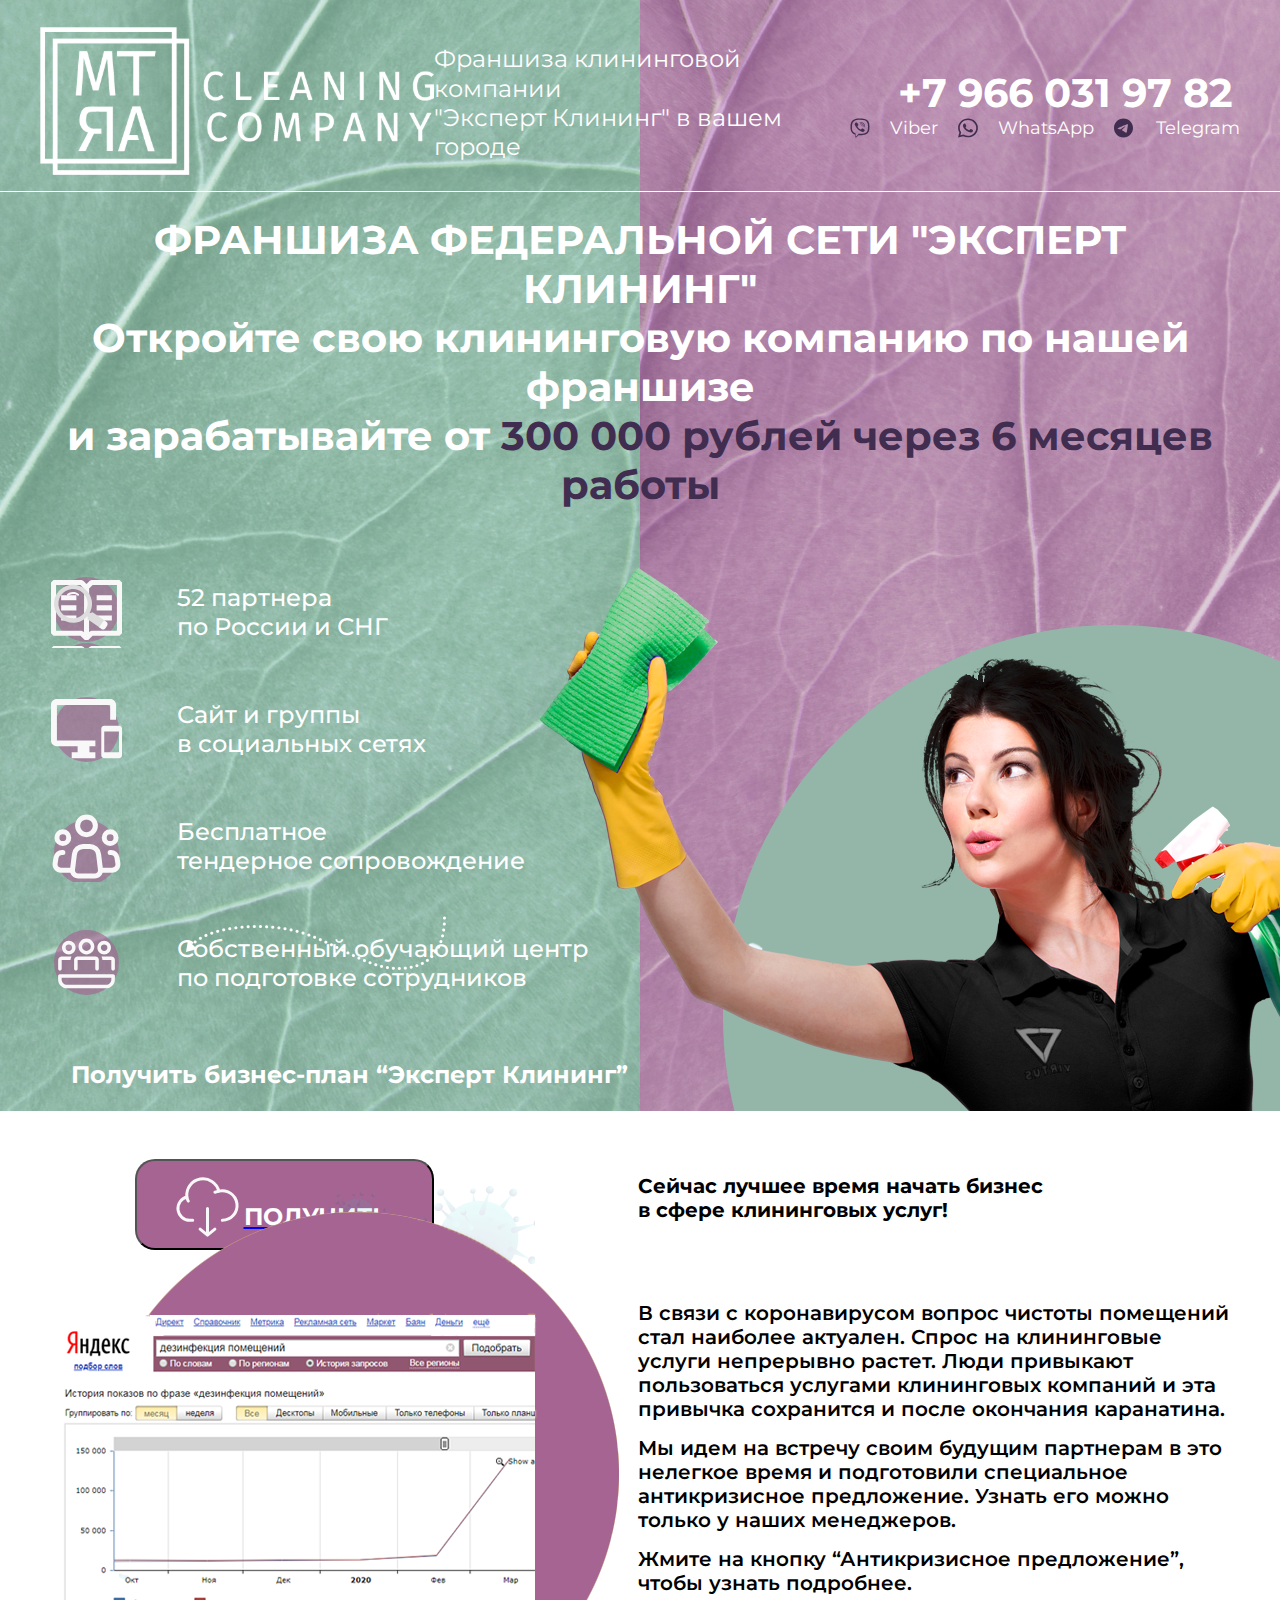
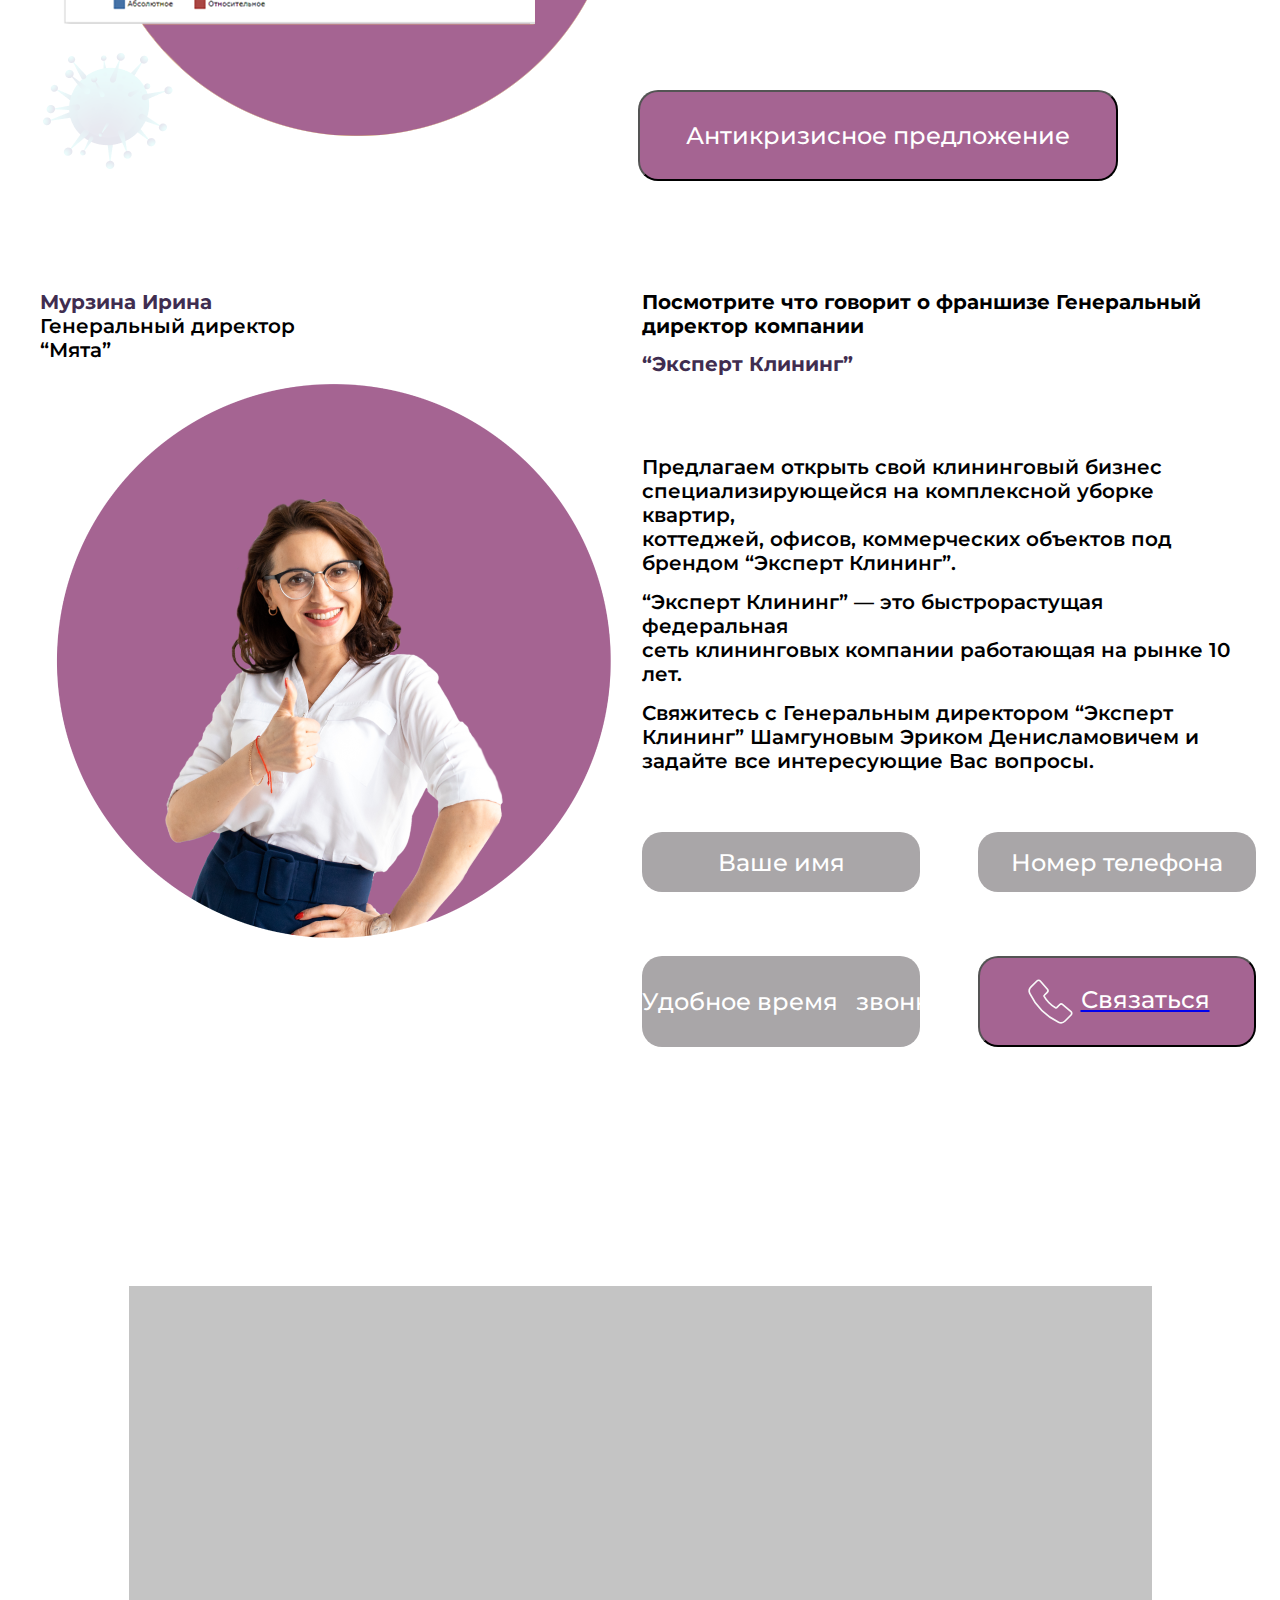
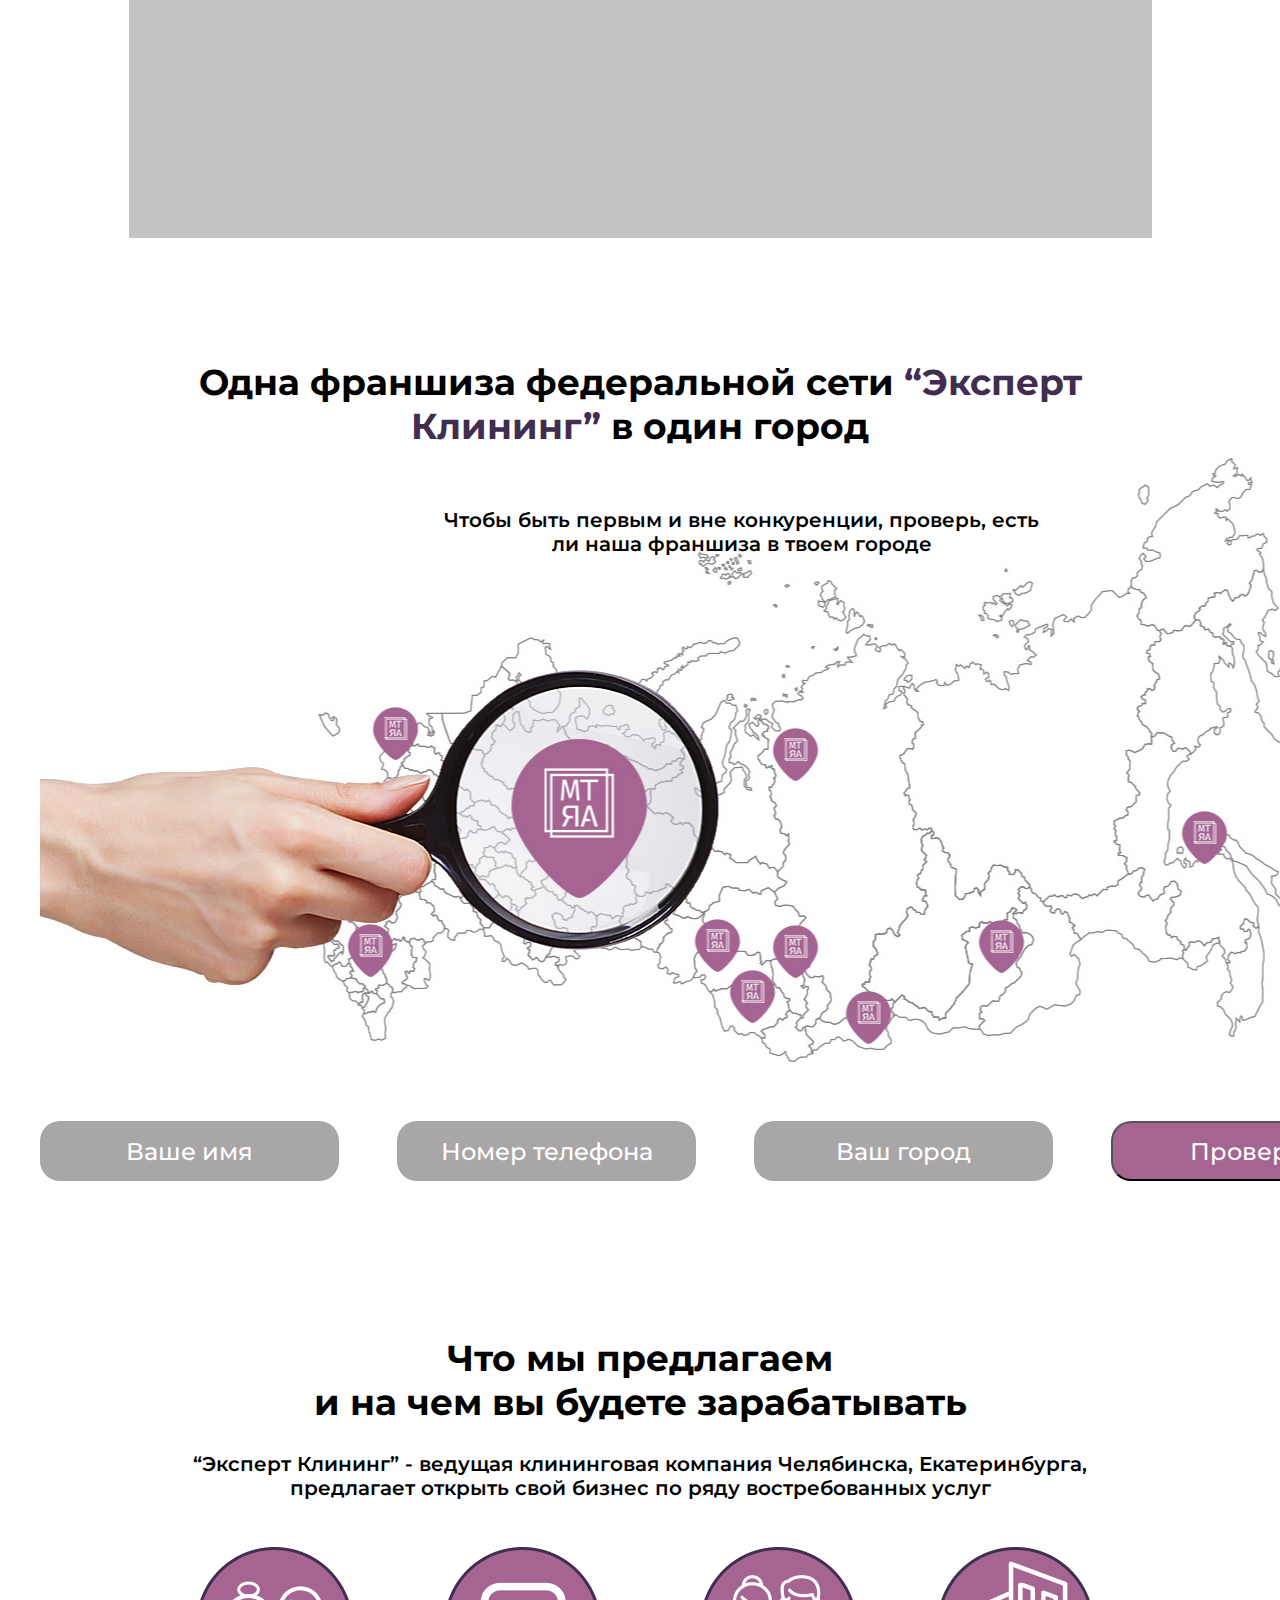
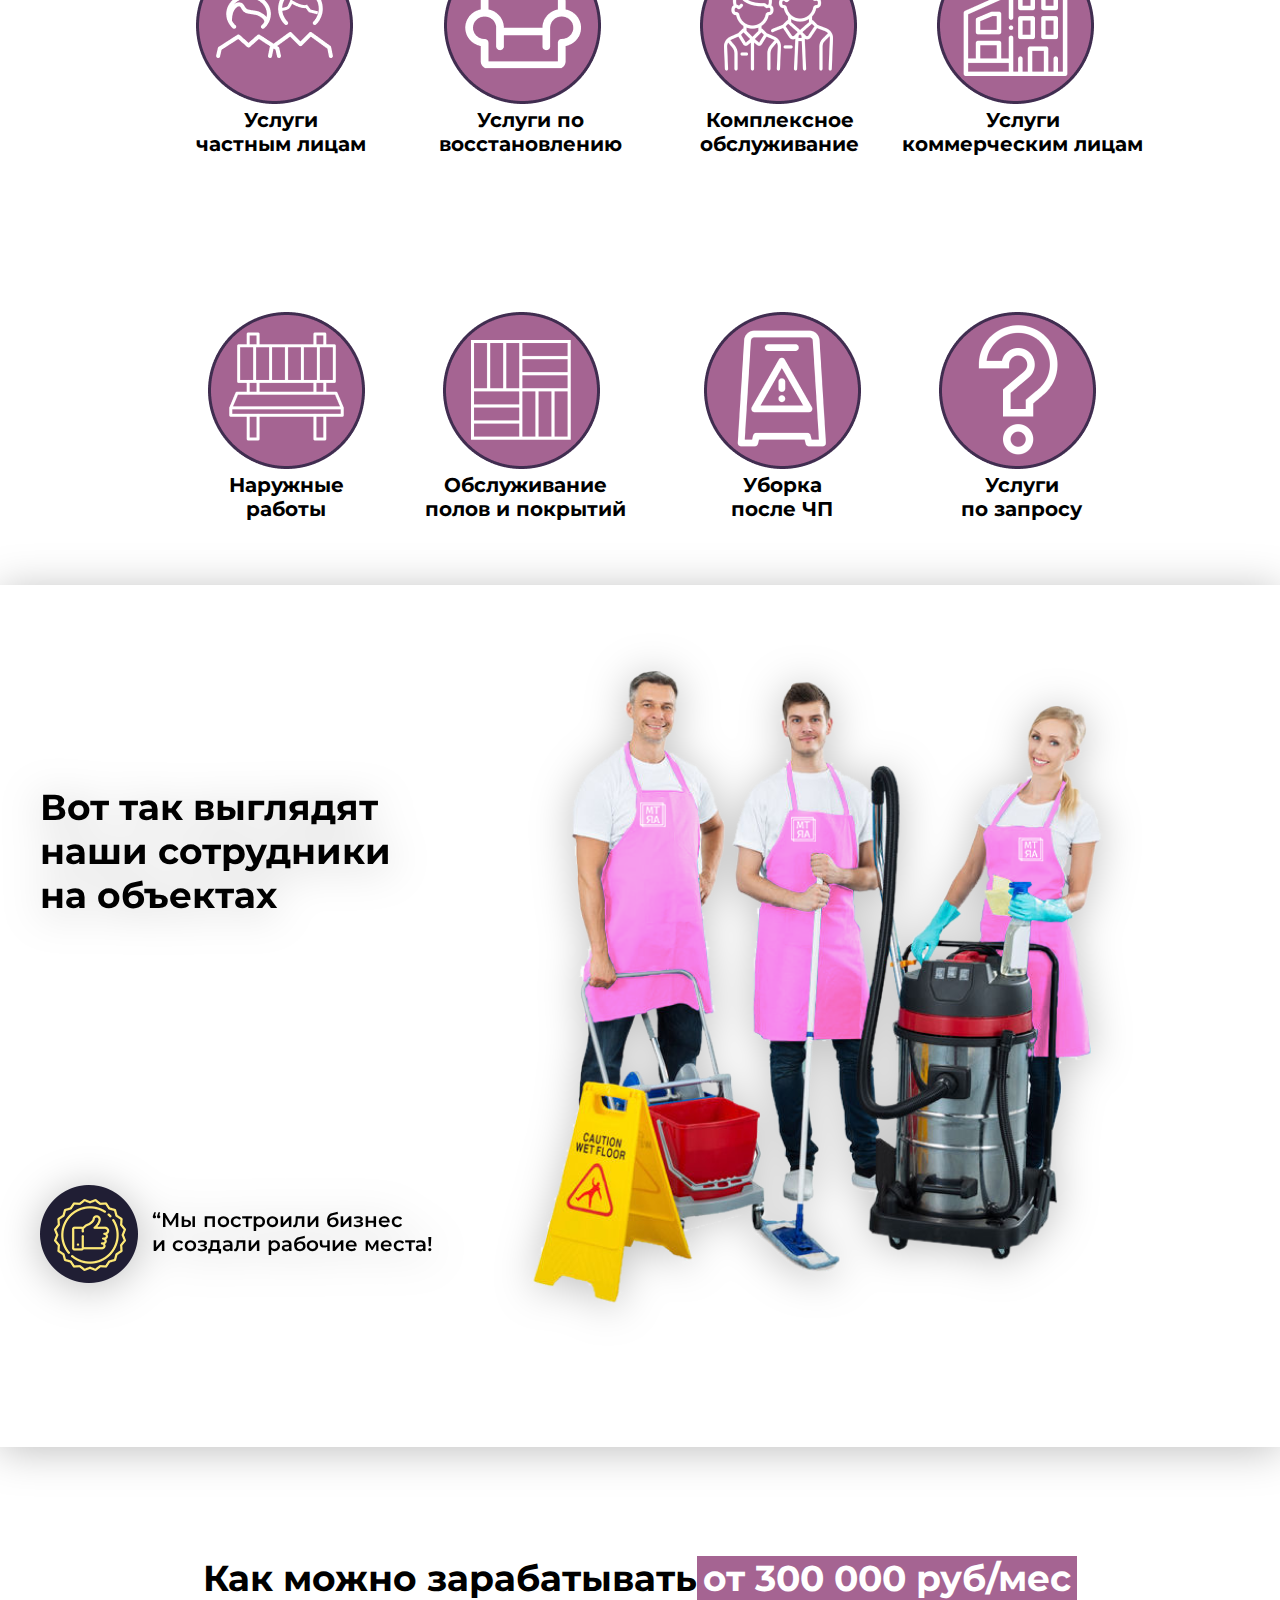
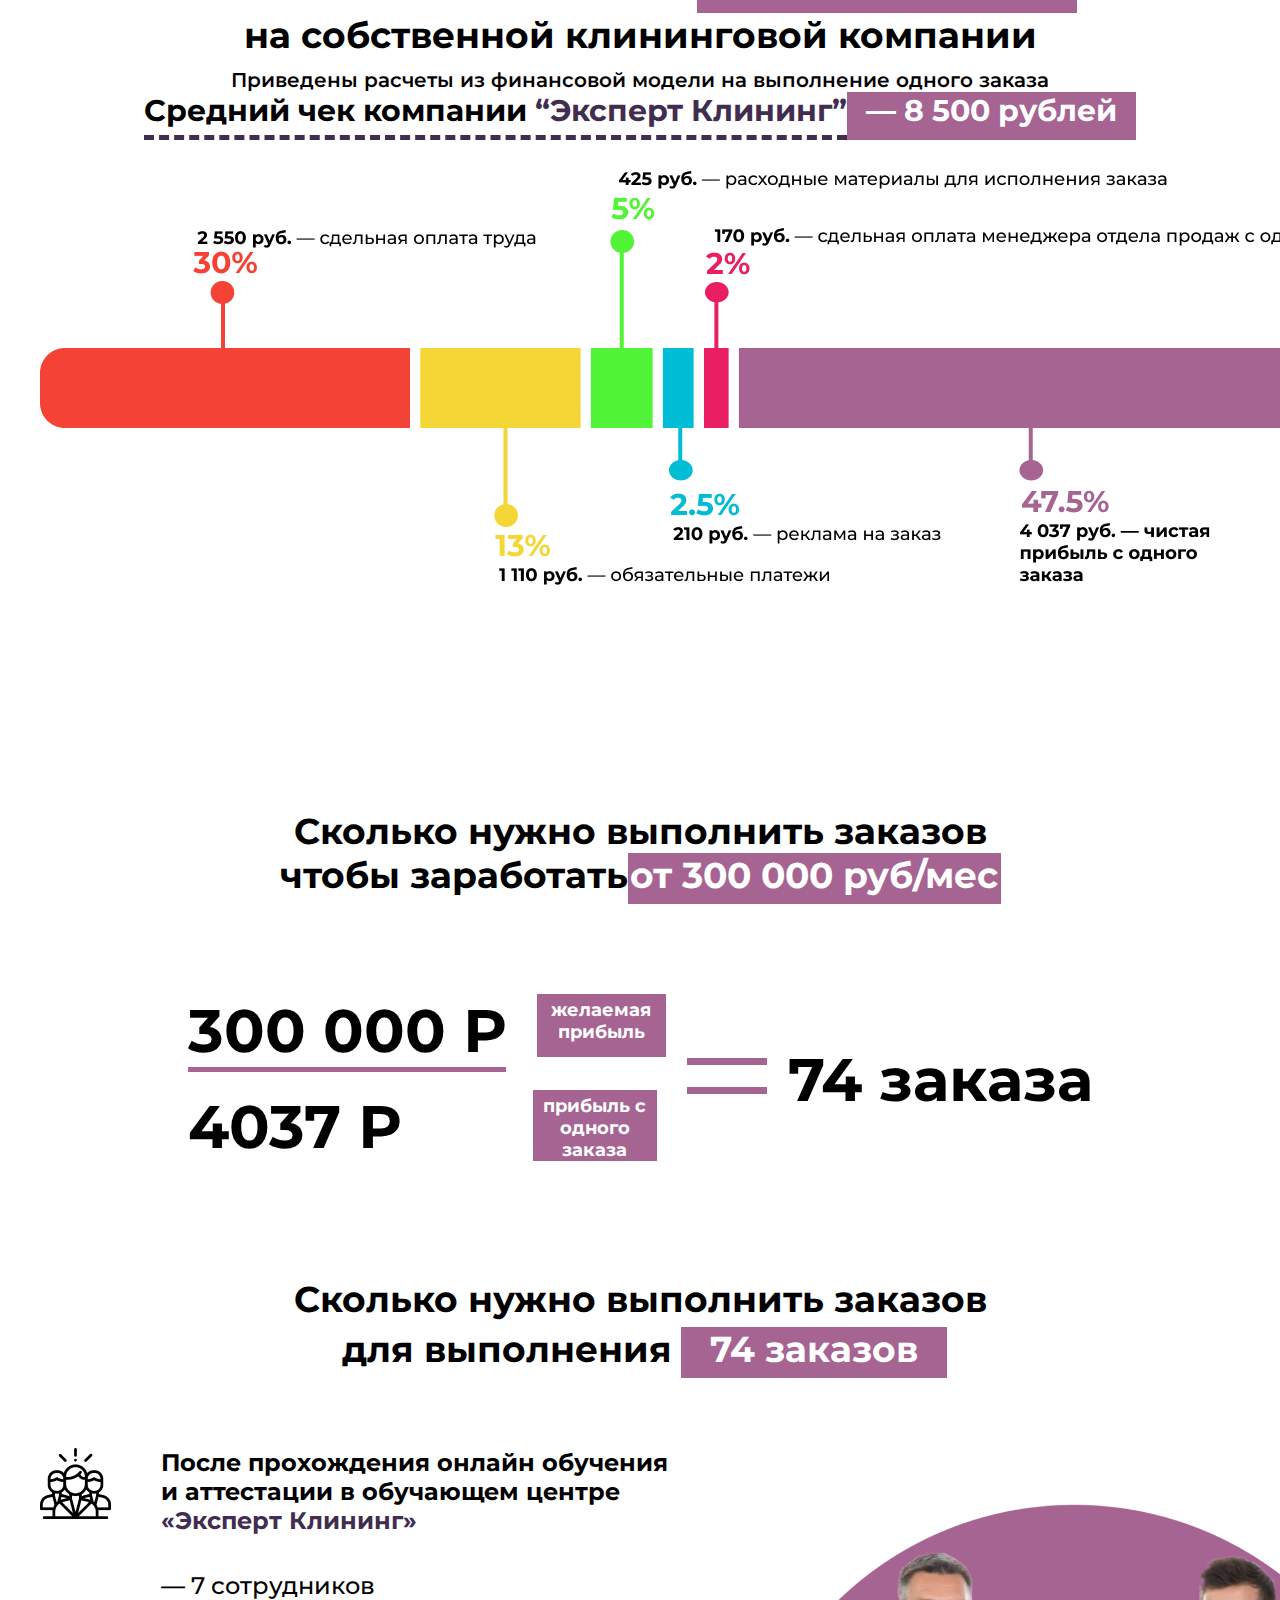
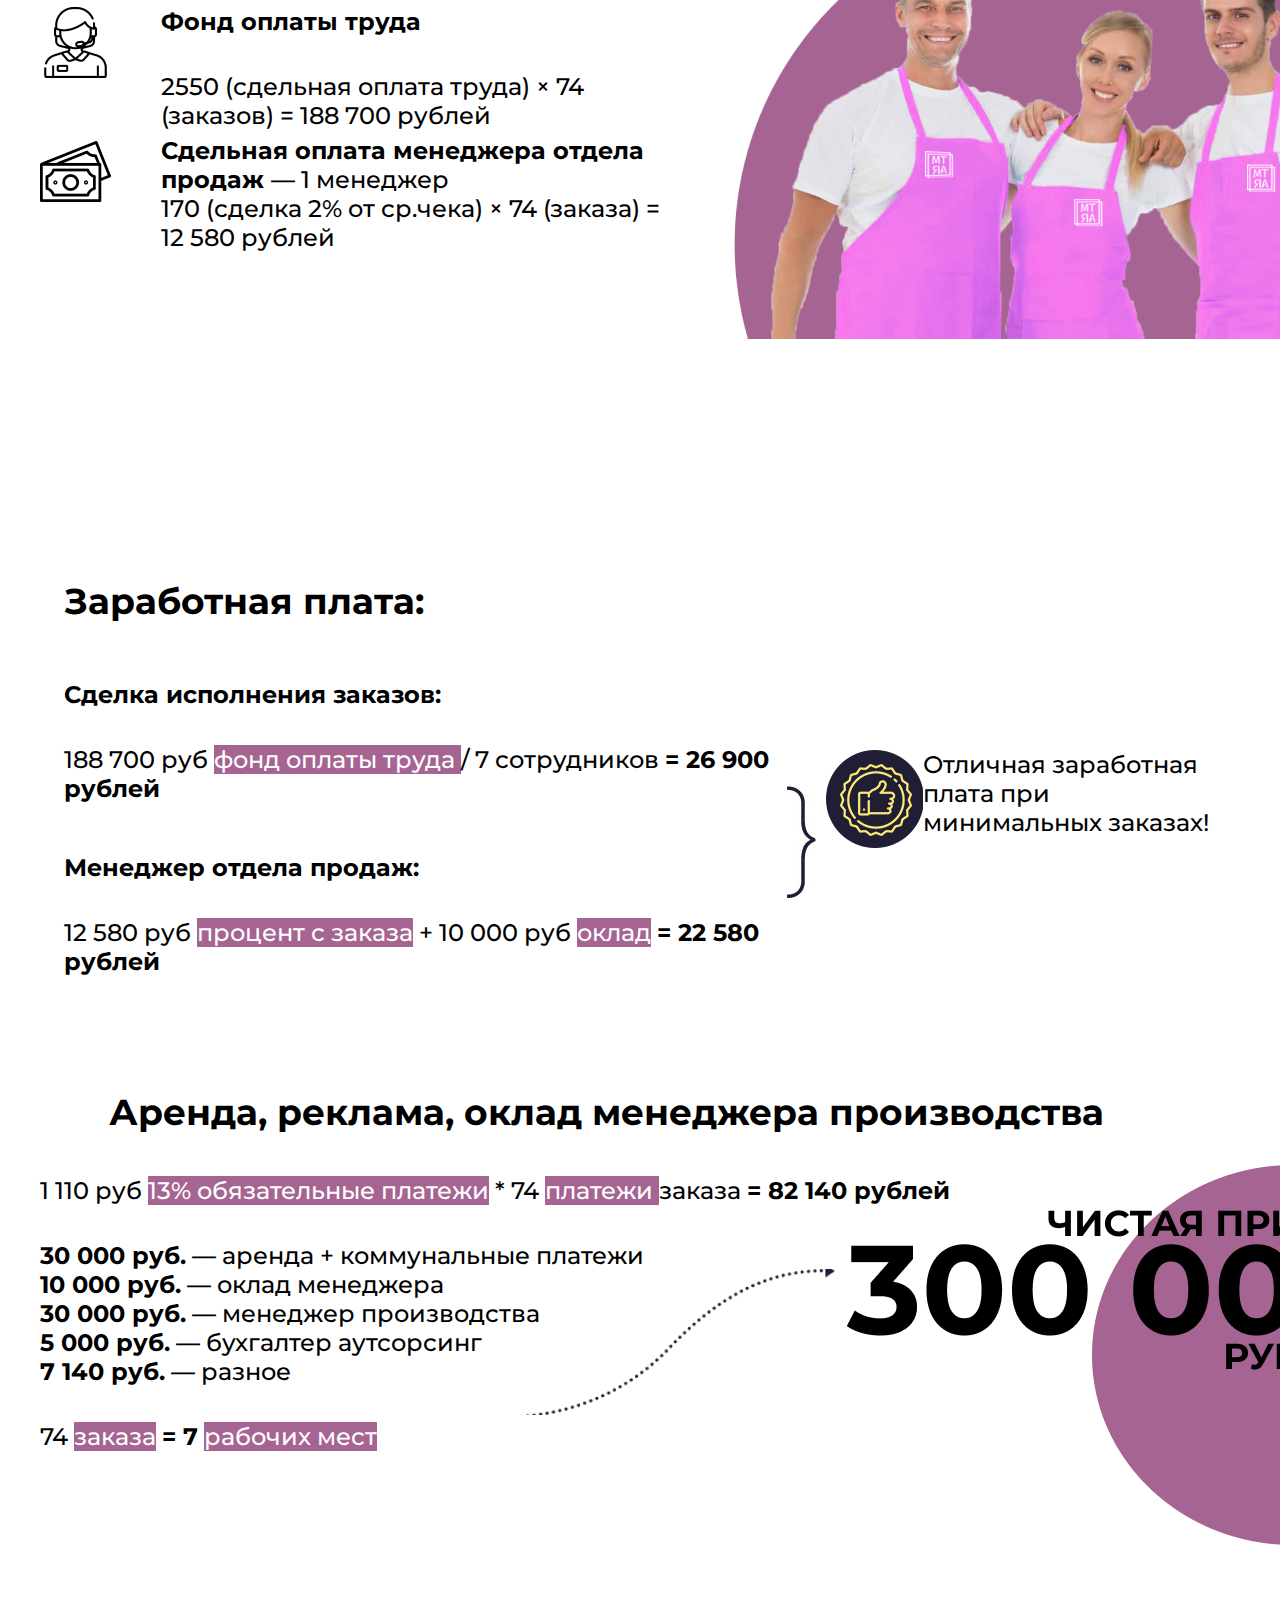
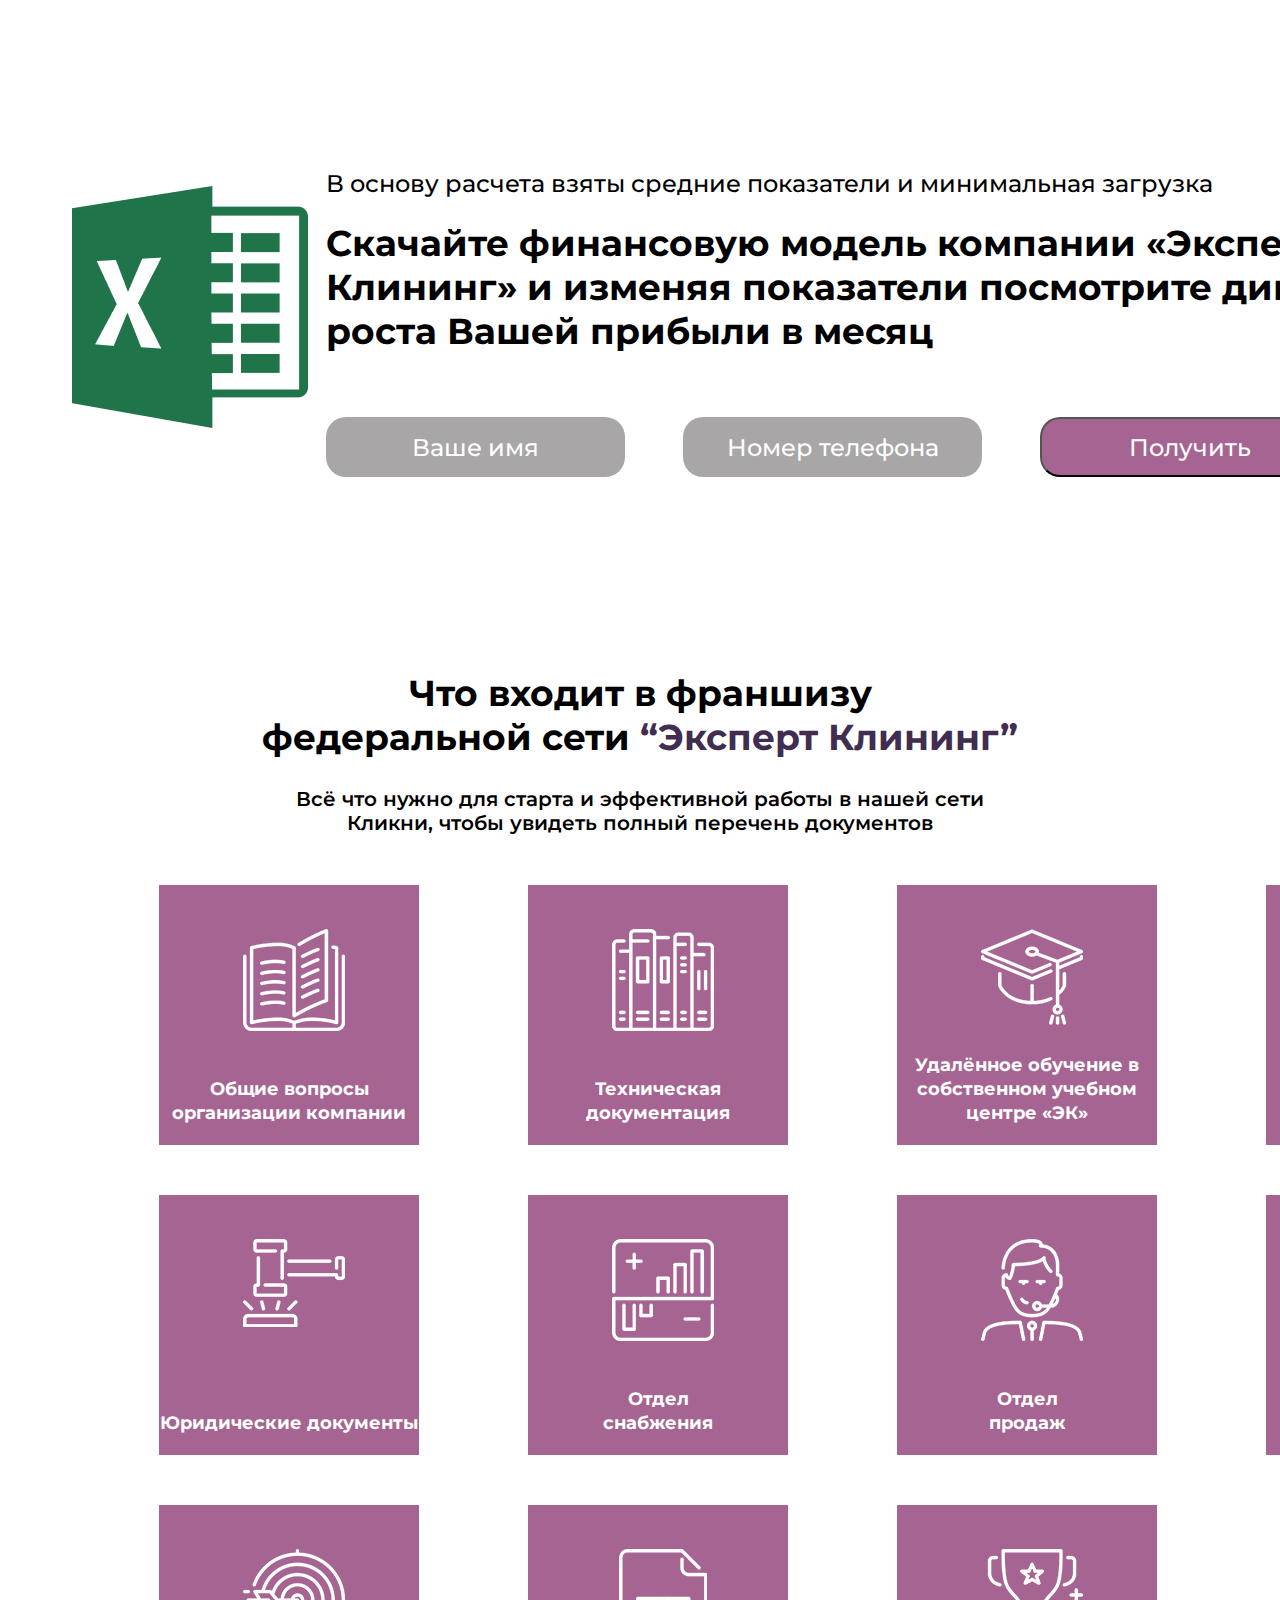
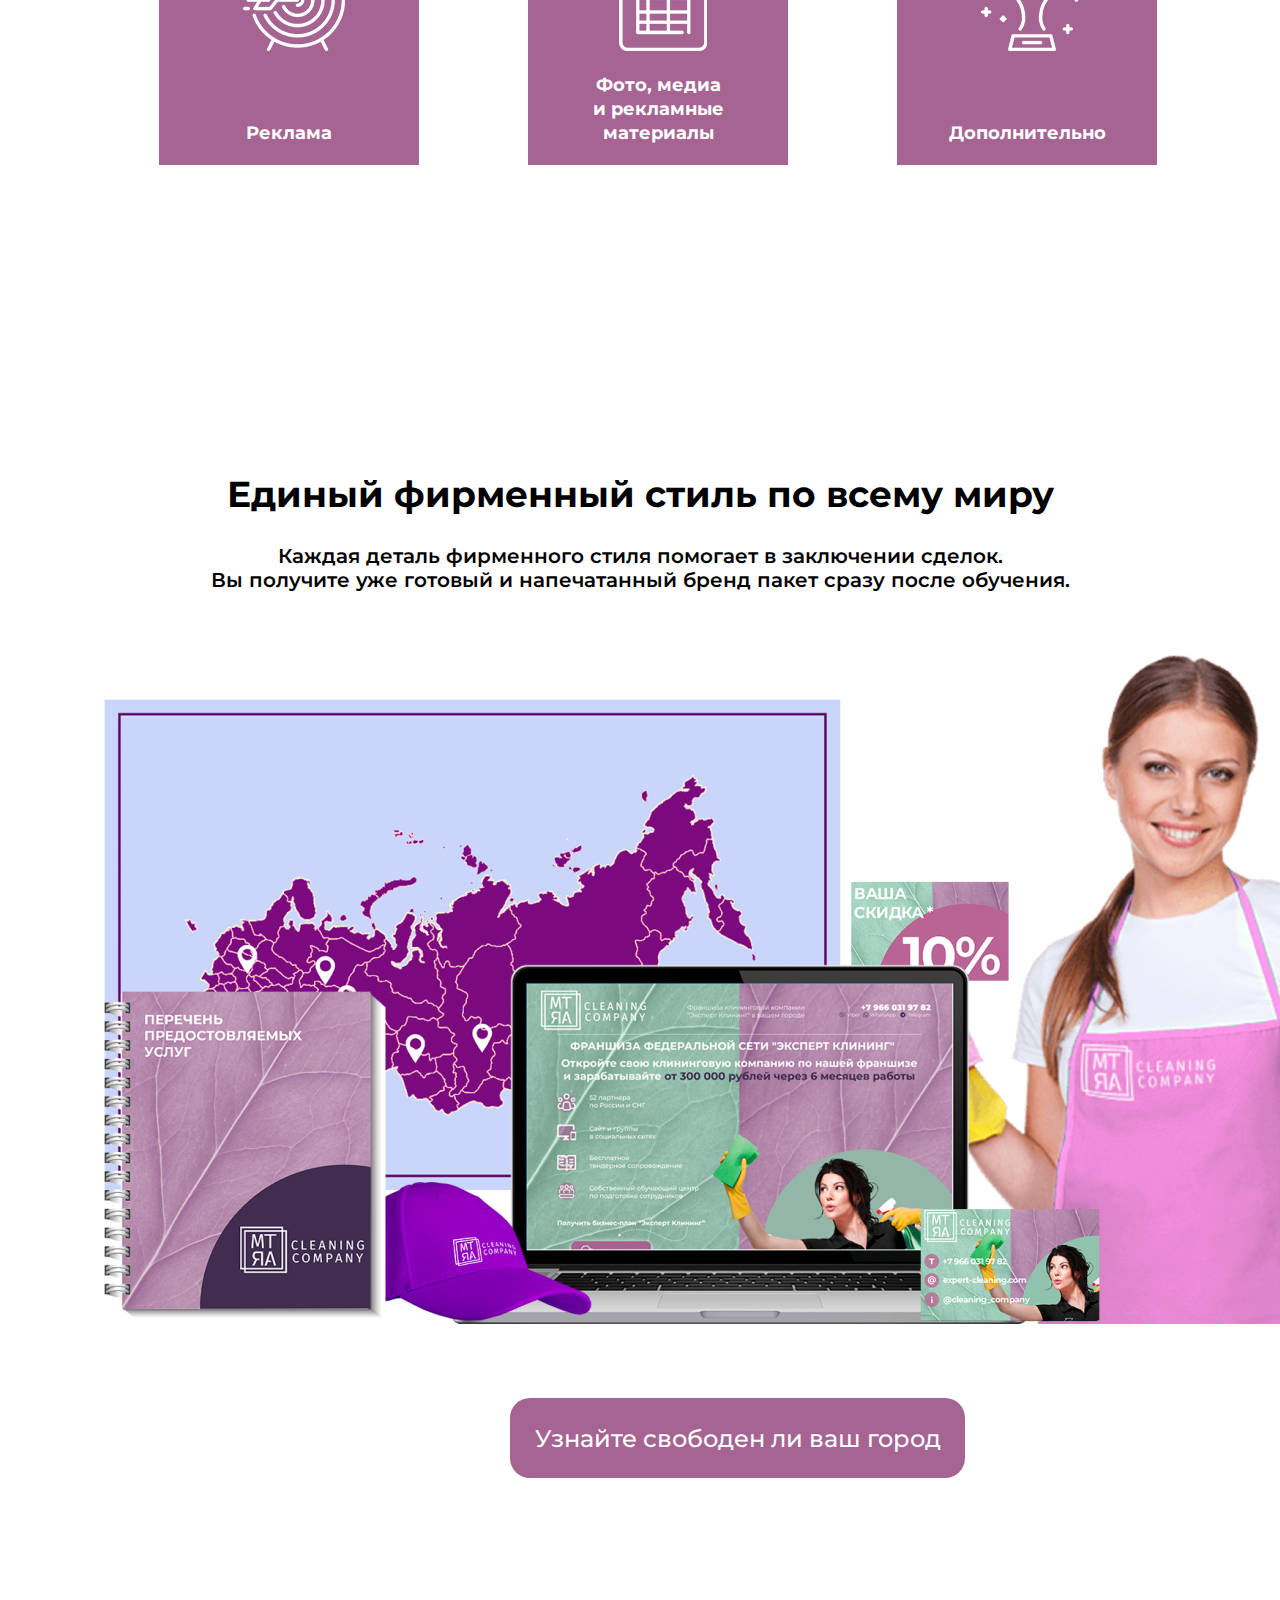
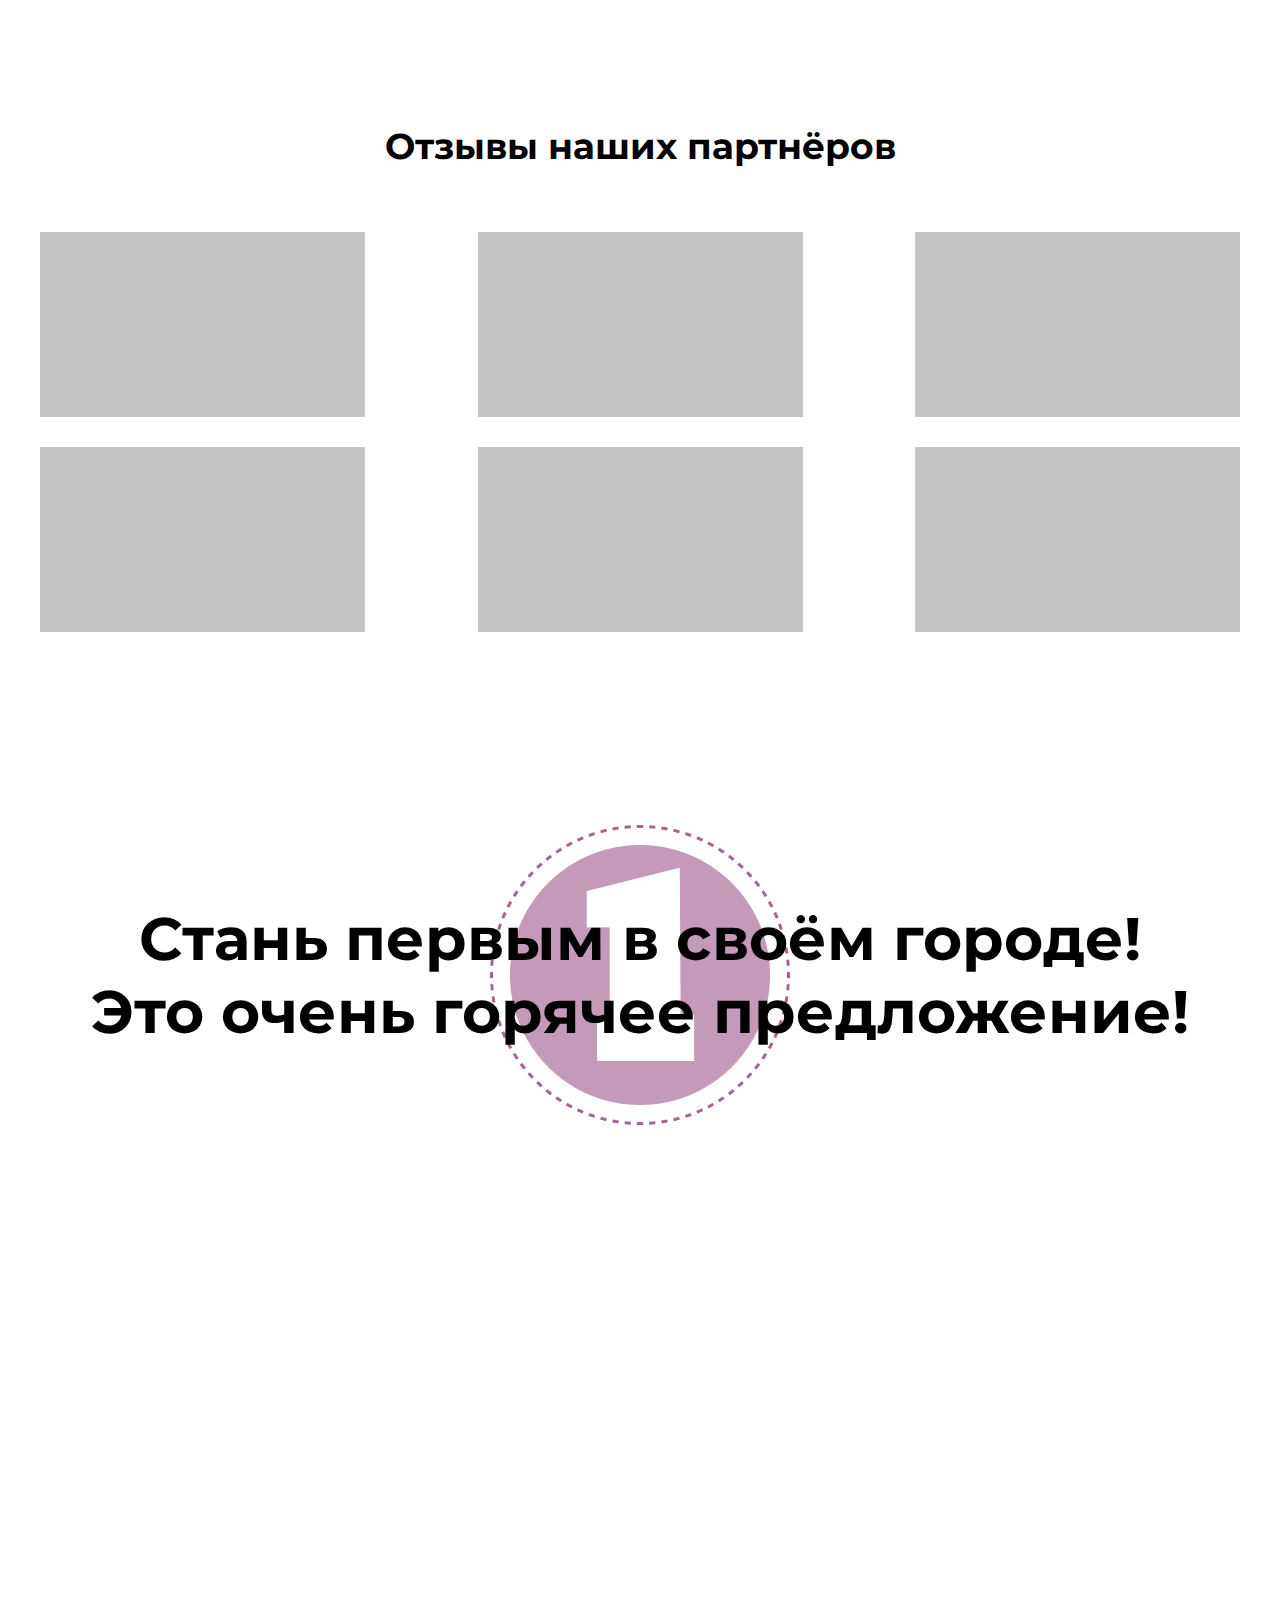
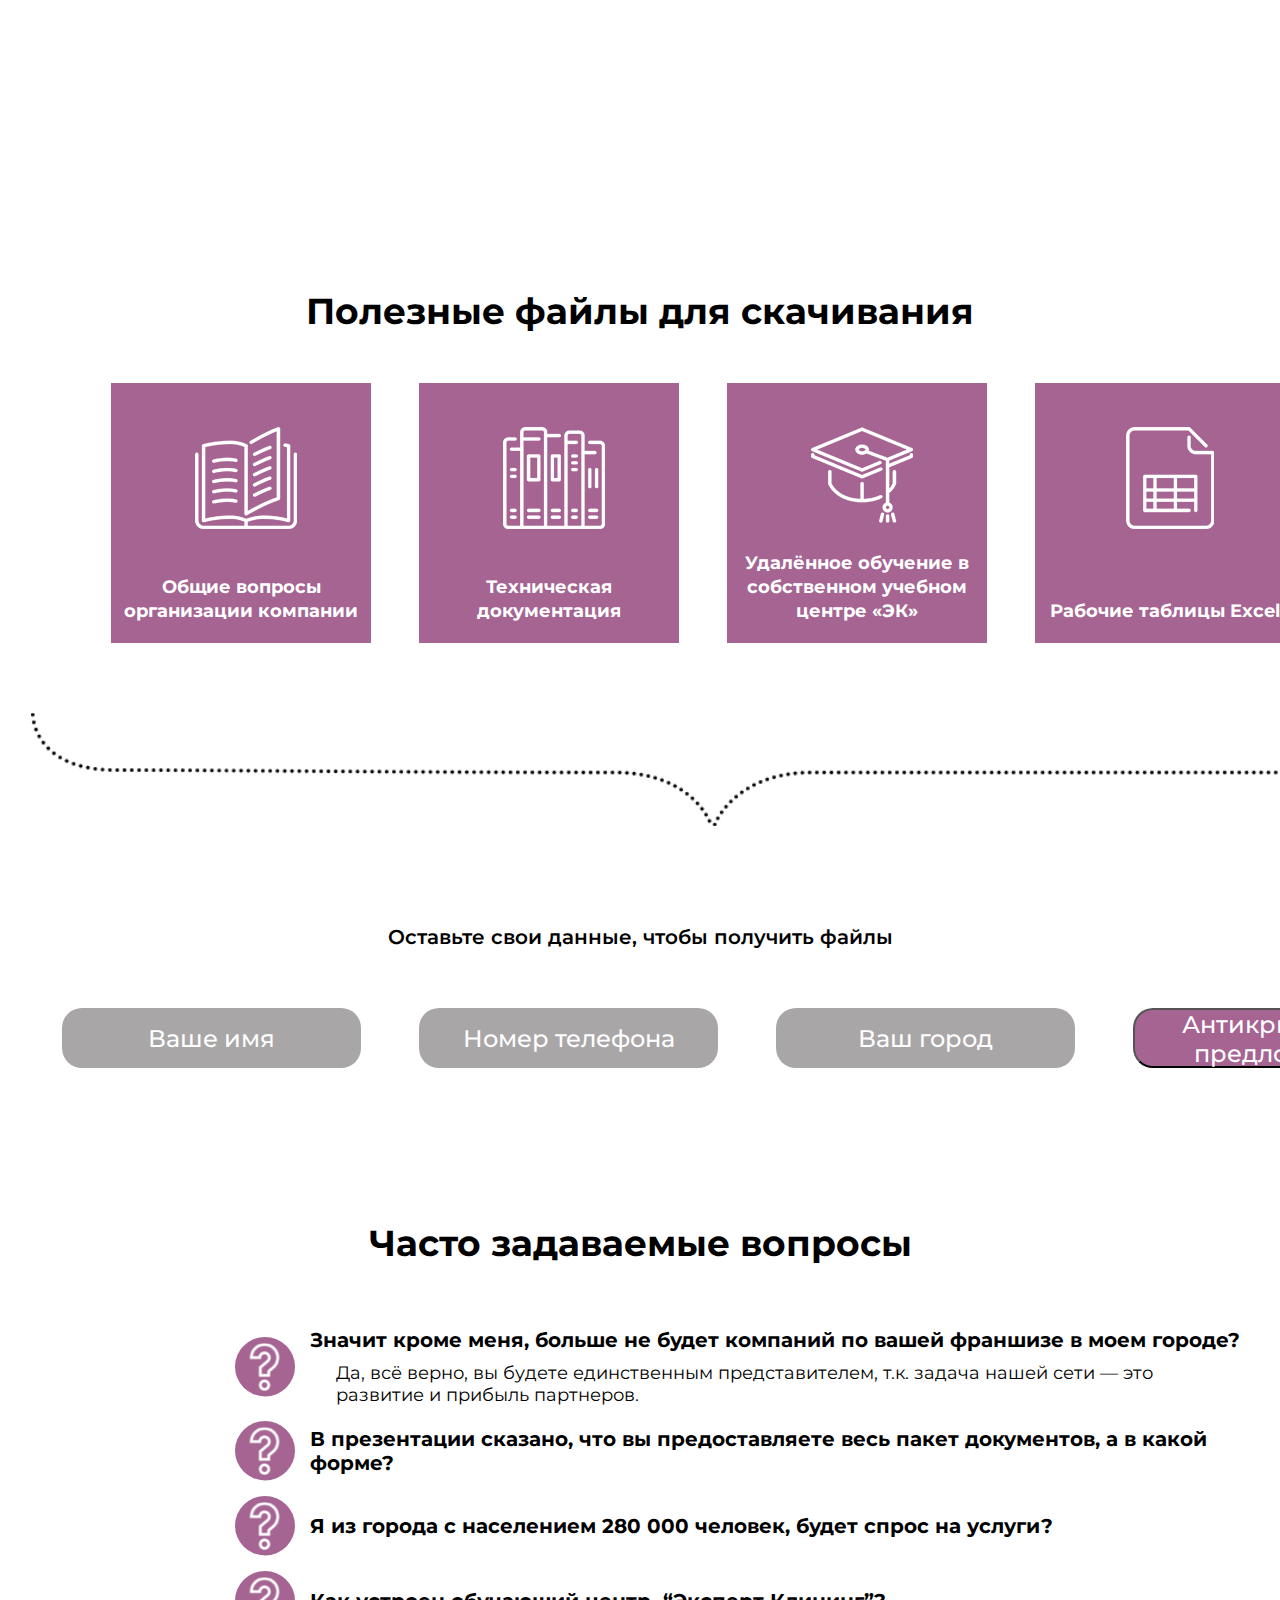
<file: index.html>
<!DOCTYPE html>
<html lang="en">
<head>
    <meta charset="UTF-8">
    <meta http-equiv="X-UA-Compatible" content="IE=edge">
    <meta name="viewport" content="width=device-width, initial-scale=1.0">
    <link rel="stylesheet" href="assets/css/style.css">
    <title>Document</title>
</head>
<body>
    <div class="picture">
        <header class="header">
            <div class="container">
                <div class="wrapper_header">
                    <div class="intro_link">
                        <div class="logo">
                            <img src="assets/svg/logo.svg" alt="logo">
                        </div>
                        <div class="text_header">
                            <p class="textr">Франшиза клининговой компании</p>
                            <p class="textr">"Эксперт Клининг" в вашем городе</p>
                        </div>
                        <div class="info_header">
                            <div class="phone_number">
                                <p class="textb">+7 966 031 97 82</p>
                            </div>
                        <nav class="menu_nav">
                            <ul class="contacts">
                                <img src="assets/svg/Viber.svg" class="contacts_pic" alt="">
                                <li><a href="#" class="textr theader">Viber</a></li>
                                <img src="assets/svg/Whatsup.svg" class="contacts_pic" alt="">
                                <li><a href="#" class="textr theader">WhatsApp</a></li>
                                <img src="assets/svg/Telegram.svg" class="contacts_pic" alt="">
                                <li><a href="#" class="textr theader">Telegram</a></li>
                            </ul>
                        </nav>
                        </div>
                    </div>
                        
                </div>
            </div>
        </header>
        <div class="text_intro">
            <div class="container">
                <div class="text_group1">
                    <p class="textb"> ФРАНШИЗА ФЕДЕРАЛЬНОЙ СЕТИ "ЭКСПЕРТ КЛИНИНГ"</p>
                </div>
                <div class="text_group 1-1">
                <p class="textb" >Откройте свою клининговую компанию по нашей франшизе <br> и зарабатывайте от <span>300 000 рублей через 6 месяцев работы </span> </p>
                </div>
                <ul class="menu_link">
                    <div class="text_foot">
                        <li class="textm1 int pic_main_intro1">52 партнера<br> по России и СНГ</li>
                        <li class="textm2 pic_main_intro2">Сайт и группы <br> в социальных сетях</li>
                        <li class="textm3 pic_main_intro3">Бесплатное <br> тендерное сопровождение</li>
                        <li class="textm4 pic_main_intro4">Собственный обучающий центр <br> по подготовке сотрудников</li>
                    </div>
                </ul>
                    <div class="text_foot2">
                        <p class="textm">Получить бизнес-план “Эксперт Клининг”</p>
                    </div>
                    <button class="buttonbox">
                        <a href="#">
                            <img class="butt" src="assets/svg/download.svg" alt="">
                            <p class="textm butto">ПОЛУЧИТЬ</p>
                        </a>
                    </button>
            </div>
        </div>
    </div>
    <section class="section1">
        <div class="container">
            <div class="wrapper_section1">
                    <div class="section1_img">
                        <img src="assets/img/index/Yandex.png" alt="">
                    </div>
                    <div class="section1_text">
                        <p class="textsc1">Сейчас лучшее время начать бизнес в сфере клининговых услуг!</p>
                   
                    <div class="section_text_group">
                        <p class="textsc1-1">В связи с коронавирусом вопрос чистоты помещений стал наиболее актуален. Спрос на клининговые услуги непрерывно растет. Люди привыкают пользоваться услугами клининговых компаний и эта привычка сохранится и после окончания каранатина.</p>
                        <p class="textsc1-1">Мы идем на встречу своим будущим партнерам в это нелегкое время и подготовили специальное антикризисное предложение. Узнать его можно только у наших менеджеров.</p>
                        <p class="textsc1-1">Жмите на кнопку “Антикризисное предложение”, чтобы узнать подробнее.</p>
                    </div>
                
                    <div class="button_scr1">
                        <button class="crysis">
                            <p class="crysis_text">Антикризисное предложение</p>
                    </button>
                    </div>
                </div>
            </div>
        </div>
    </section>
    <section class="section3">
        <div class="container">
            <div class="wrapper_section3">
                <div class="section3_group">
                    <div class="text_above_pic">
                        <p class="textm sc3-3">Мурзина Ирина</p>
                        <p class="textsc1-1 s3-2">Генеральный директор <br>“Мята”</p>
                    </div>
                    <div class="section1_img">
                        <img src="assets/img/index/women.png" alt="">
                    </div>
                </div>
                <div class="section1_text">
                    <p class="textsc1 sc3">Посмотрите что говорит о франшизе Генеральный <br> директор компании</p>
                    <p class="textm sc3-1">“Эксперт Клининг”</p>
                <div class="section_text_group">
                    <p class="textsc1-1">Предлагаем открыть свой клининговый бизнес <br> специализирующейся на комплексной уборке квартир,<br> коттеджей, офисов, коммерческих объектов под <br> брендом “Эксперт Клининг”.</p>
                    <p class="textsc1-1">“Эксперт Клининг” — это быстрорастущая федеральная <br> сеть клининговых компании работающая на рынке 10 <br> лет.</p>
                    <p class="textsc1-1">Свяжитесь с Генеральным директором “Эксперт <br> Клининг” Шамгуновым Эриком Денисламовичем и <br> задайте все интересующие Вас вопросы.</p>
                </div>
                    <div class="databox">
                        <div class="left_databox">
                            <div class="input_group">
                                <input class="name_input" placeholder="Ваше имя" type="text"> 
                            </div>
                            <div class="input_group">
                                <input class="name_input1-1" placeholder="Номер телефона" type="text"> 
                            </div>
                        </div> 
                            <div class="right_databox">
                                <div class="input_group">
                                    <input class="name_input2" placeholder="Удобное время   звонка" type="text"> 
                                </div>
                                <button class="crysis s3-4">
                                    <a class="group_phone" href="#">
                                        <img class="phone" src="assets/svg/phone.svg" alt="">
                                        <p class="crysis_text s3-5">Связаться</p>
                                    </a>
                                </button>
                            </div>
                    </div>
                </div>
            </div>
        </div>
    </section>
    <section class="section4">
            <div class="container">
                <div class="wrapper_section4">
                    <div class="videobox">
                        <div class="video">
                            <p class="text_video"></p>
                        </div>
                    </div>
                    <div class="text_section4">
                        <p class="map_text">Одна франшиза федеральной сети <span>“Эксперт <br> Клининг”</span> в один город</p>
                        <div class="map_pic">
                            <p class="textsc4">Чтобы быть первым и вне конкуренции, проверь, есть <br> ли наша франшиза в твоем городе</p>
                        </div>
                    </div>
                    <div class="databox ">
                        <div class="left_databox">
                            <div class="input_group">
                                <input class="name_input s4" placeholder="Ваше имя" type="text"> 
                            </div>
                            <div class="input_group">
                                <input class="name_input1-1 s4" placeholder="Номер телефона" type="text"> 
                            </div>
                            <div class="input_group">
                                <input class="name_input1-1 s4 " placeholder="Ваш город" type="text"> 
                            </div>
                            <div class="button_scr2">
                                <button class="crysis s4-1">
                                    <p class="crysis_text ">Проверить</p>
                            </button>
                        </div>      
                </div>
            </div>
    </section>
    <section class="section5">
        <div class="container">
            <div class="wrapper_section5">
                <p class="textsc5">Что мы предлагаем <br> и на чем вы будете зарабатывать</p>
                <p class="textsc5-1">“Эксперт Клининг” - ведущая клининговая компания Челябинска, Екатеринбурга, <br> предлагает открыть свой бизнес по ряду востребованных услуг</p>
                <div class="icon">
                    <div class="top_icon">
                        <div class="icon1">
                            <img src="assets/img/index/infogramma/1.png" alt="">
                            <p class="icon_text">Услуги <br> частным лицам</p>
                        </div>
                        <div class="icon1">
                            <img src="assets/img/index/infogramma/2.png" alt="">
                            <p class="icon_text1-1">Услуги по <br> восстановлению</p>
                        </div>
                        <div class="icon1">
                            <img src="assets/img/index/infogramma/3.png" alt="">
                            <p class="icon_text">Комплексное <br> обслуживание</p>
                        </div>
                        <div class="icon1">
                            <img src="assets/img/index/infogramma/4.png" alt="">
                            <p class="icon_text1">Услуги <br> коммерческим лицам</p>
                        </div>
                    </div>
                    <div class="bottom_icon">
                        <div class="icon2">
                            <img src="assets/img/index/infogramma/5.png" alt="">
                            <p class="icon_text">Наружные <br> работы</p>
                        </div>
                        <div class="icon2">
                            <img src="assets/img/index/infogramma/6.png" alt="">
                            <p class="icon_text2">Обслуживание <br>  полов и покрытий</p>
                        </div>
                        <div class="icon2">
                            <img src="assets/img/index/infogramma/7.png" alt="">
                            <p class="icon_text">Уборка <br> после ЧП</p>
                        </div>
                        <div class="icon2">
                            <img src="assets/img/index/infogramma/8.png" alt="">
                            <p class="icon_text3">Услуги <br> по запросу</p>
                        </div>
                    </div>
                </div>
            </div>
        </div>
    </section>
    <section class="section6">
        <div class="container">
            <div class="wrapper_section6">
                <div class="groupsc6">
                    <div class="textsc6">
                        <p class="textsc5 sc6">Вот так выглядят <br> наши сотрудники <br> на объектах</p>
                    </div>
                    <div class="icon_like">
                        <p class="textsc5-1 sc6-1">“Мы построили бизнес <br> и создали рабочие места!</p>
                    </div>
                </div>
                <div class="picsc6">
                    <img src="assets/img/index/cleaning.png" alt="">
                </div>
                <div class="end_line">

                </div>
            </div>
        </div>
    </section>
    <section class="section7">
        <div class="container">
            <div class="wrapper_section7">
                <div class="text_introsc7">
                    <p class="textbsc7">Как можно зарабатывать </p>
                    <div class="cont_textsc7">
                        <p class="textbsc7-1">от 300 000 руб/мес </p>
                    </div>
                </div>
                <div class="text_introsc7-2">
                    <p class="textbsc7 ">на собственной клининговой компании</p>
                </div>
                <div class="text_introsc7-3">
                    <p class="textmsc7">Приведены расчеты из финансовой модели на выполнение одного заказа</p>
                </div>
                <div class="text_introsc7">
                <div class="linesc7">
                    <p class="textbsc7 sc7-1">Средний чек компании <span>“Эксперт Клининг”</span></p>
                </div>
                <div class="cont_textsc7 sc7-2-2">
                    <p class="textbsc7-1 sc7-2 ">— 8 500 рублей </p>
                </div>
            </div>
            <div class="picsc7">
                <img src="assets/img/index/model.png" alt="">
            </div>
        </div>
    </section>
    <section class="section8">
        <div class="container">
            <div class="wrapper_section8">
                <div class="text_section8">
                    <div class="group_section8-1">  
                        <p class="textbsc8">Сколько нужно выполнить заказов</p>
                    </div>
                    <div class="group_section8-2">
                        <p class="textbsc8-1">чтобы заработать</p>
                        <p class="textbsc8-2">от 300 000 руб/мес</p>
                    </div>
                </div>
                <div class="vilka_intro">
                    <div class="group_text_vilka">
                        <div class="text_vilka">
                            <div class="vilka_group_sc8">
                                <div class="vilka_check">
                                    <p class="textbs8-3">300 000 Р</p>
                                </div>
                                <div class="texboxs8">
                                    <p class="textboxs8-1">желаемая прибыль</p>
                                </div>
                            </div>
                        </div>
                        <div class="text_vilka_1">
                            <div class="vilka_group_sc8">
                                <div class="vilka_check_2">
                                    <p class="textbs8-3">4037 Р</p>
                                </div>
                                <div class="texboxs8 sc8-4">
                                    <p class="textboxs8-1">прибыль с одного заказа</p>
                                </div>
                            </div>
                        </div>
                    </div>
                    <div class="equals">
                        <div class="line_vilka"></div>
                        <div class="line_vilka"></div>
                    </div>
                    <div class="result_text">
                        <p class="textbs8-4">74 заказа</p>
                    </div>
                </div>
            </div>
        </div>
    </section>
    <section class="section9">
        <div class="container">
            <div class="wrapper_section9">
                <div class="text_section9">
                    <div class="group_section8-2">
                        <p class="textbsc8-1 sc9"> Сколько нужно выполнить заказов</p>
                    </div>
                    <div class="group_section8-2">
                        <p class="textbsc8-1"> для выполнения</p>
                        <p class="textbsc8-2 sc9_1">74 заказов</p>
                    </div>
                </div>
                <div class="intro_section9">
                    <div class="text_section_9">
                        <div class="group_text_section9_1">
                            <div class="text_boxsc9_1">
                                <p class="textsc9">После прохождения онлайн обучения и аттестации в обучающем центре</p>
                                <p class="textsc9_1">«Эксперт Клининг»</p>
                                <p class="textsc9_2">— 7 сотрудников</p>
                            </div>
                        </div>
                            <div class="group_text_section9_2">
                                <div class="text_boxsc9_2">
                                    <p class="textsc9">Фонд оплаты труда</p>
                                    <p class="textsc9_2">2550 (сдельная оплата труда) × 74 (заказов) = 188 700 рублей</p>
                                </div>
                        </div>
                            <div class="group_text_section9_3">
                                <div class="text_boxsc9_3">
                                    <p class="textsc9">Сдельная оплата менеджера отдела продаж <span>  — 1 менеджер <br> 170 (сделка 2% от ср.чека) × 74 (заказа) = 12 580 рублей </span></p>
                                </div>
                        </div>  
                    </div>
                    <div class="pic_introsc9">
                        <img src="assets/img/index/fam.png" alt="">
                    </div>
                </div>
            </div>
        </div>
    </section>
    <section class="section10">
        <div class="container">
            <div class="wrapper_section10">
                <div class="text_section10">
                    <p class="textbsc8-1 sc10"> Заработная плата:</p>
                </div>
                <div class="section10_intro">
                    <div class="text_section_group">
                        <div class="text_section10_2">
                            <p class="textsc9">Сделка исполнения заказов:</p>
                            <p class="textsc9_2">188 700 руб <span class="violetbox"> фонд оплаты труда </span> / 7 сотрудников <span class="black_span">= 26 900 рублей</span></p>
                        </div>
                        <div class="text_section10_2">
                            <p class="textsc9">Менеджер отдела продаж:</p>
                            <p class="textsc9_2"> 12 580 руб <span class="violetbox">процент с заказа</span>  + 10 000 руб <span class="violetbox"> оклад</span>  <span class="black_span"> = 22 580 рублей</span></p>
                        </div>
                    </div>
                    <div class="brace">
                        <img src="assets/img/index/brace 1.png" alt="brace">
                    </div>
                    <div class="icon_like_2">
                        <p class="textsc10">Отличная заработная плата при минимальных заказах!</p>
                    </div>
                </div>
            </div>
        </div>
    </section>
    <section class="section11">
        <div class="container">
            <div class="wrapper_section11">
                <div class="text_section11">
                    <p class="textbsc11">Аренда, реклама, оклад менеджера производства</p>
                </div>
                <div class="intro_section11">
                    <div class="text_introsection11">
                        <p class="textsc9_2">1 110 руб <span class="violetbox">13% обязательные платежи</span>  * 74  <span class="violetbox">платежи </span>  заказа <span class="black_span">= 82 140 рублей</span></p>
                        <p class="textsc9_2 sc11"> <span class="black_span"> 30 000 руб.</span>  — аренда + коммунальные платежи <br>
                            <span class="black_span"> 10 000 руб.</span> — оклад менеджера <br>
                            <span class="black_span"> 30 000 руб.</span>  — менеджер производства <br>
                            <span class="black_span"> 5 000 руб.</span> — бухгалтер аутсорсинг <br>
                            <span class="black_span"> 7 140 руб.</span>  — разное</p>
                        <p class="textsc9_2"> 74 <span class="violetbox">  заказа</span> <span class="black_span"> = 7</span>     <span class="violetbox">рабочих мест </span>  </p>
                    </div>
                    <div class="arrow_ball">
                        <img src="assets/img/index/arrow-ball 1 (1).png" alt="">
                    </div>
                    <div class="absolute_picsc11">
                        <div class="pic_circle">
                        </div>
                        <div class="tx300_000">
                        </div>
                        <div class="txtop">
                        </div>
                        <div class="txbutton">
                        </div>
                        <div class="arrow_ball">
                        </div>
                    </div>
            </div>
        </div>
    </section>
    <section class="section12">
        <div class="container">
            <div class="wrapper_section12">
               <div class="pic_section12">
                   <img src="assets/img/index/excel.png" alt="">
               </div>
               <div class="intro_section12">
                   <div class="text_section12_1">
                       <p class="textm_12">В основу расчета взяты средние показатели и минимальная загрузка</p>
                   </div>
                   <div class="text_section12_2">
                       <p class="textb_12">Скачайте финансовую модель компании
                        «Эксперт Клининг» и изменяя показатели
                        посмотрите динамику роста Вашей прибыли в месяц</p>
                   </div>
                   <div class="databox sc12">
                    <div class="left_databox">
                        <div class="input_group">
                            <input class="name_input s4" placeholder="Ваше имя" type="text"> 
                        </div>
                        <div class="input_group">
                            <input class="name_input1-1 s4" placeholder="Номер телефона" type="text"> 
                        </div>
                        <div class="button_scr2">
                            <button class="crysis s4-1">
                                <p class="crysis_text ">Получить</p>
                        </button>
                    </div>      
                </div>
            </div>
               </div>
            </div>
        </div>
    </section>
   <section class="section13">
       <div class="container">
           <div class="wrapper_section13">
               <div class="text_section13">
                   <div class="block1_sc13"></div>
                   <p class="textb_sc13">Что входит в франшизу <br>
                    федеральной сети <span class="violet">“Эксперт Клининг”</span> </p>
               </div>
               <div class="text_section13_2">
                   <p class="texts_sc13">Всё что нужно для старта и эффективной работы в нашей сети <br>
                    Кликни, чтобы увидеть полный перечень документов</p>
               </div>
               <div class="intro_section13">
                    <div class="block_section13_1">
                            <a href="#" class="item_block">
                                <img src="assets/svg/infogram/blockbook.svg" alt="Book" class="block_picture">
                                <div class="text_block">
                                 <p>Общие вопросы 
                                   организации 
                                   компании</p>
                                </div>
                               </a>
                              <a href="#" class="item_block">
                               <img src="assets/svg/infogram/blockmanybook.svg" alt="Book" class="block_picture">
                               <div class="text_block">
                                <p>Техническая
                                 документация</p>
                               </div>
                             </a> 
                               <a href="#" class="item_block">
                                 <img src="assets/svg/infogram/blockstudent.svg" alt="Study" class="block_picture">
                                 <div class="text_block">
                                  <p>Удалённое обучение
                                   в собственном учебном
                                   центре «ЭК»</p>
                                 </div>
                               </a>
                             <a href="#" class="item_block">
                               <img src="assets/svg/exel_logo.svg" alt="Hammer" class="block_picture">
                               <div class="text_block">
                                <p>Рабочие таблицы
                                    Excel <br>
                                </p>
                               </div>
                             </a>
                        </div>
                        <div class="block_section13_1">
                            <a href="#" class="item_block">
                                <img src="assets/svg/infogram/blocksue.svg" alt="Book" class="block_picture">
                                <div class="text_block">
                                 <p>Юридические документы</p>
                                </div>
                               </a>
                               <a href="#" class="item_block">
                                <img src="assets/svg/infogram/blockbattery.svg" alt="Battery" class="block_picture">
                                <div class="text_block">
                                 <p>Отдел<br>
                                  снабжения</p>
                                 </div>
                                </a>
                                <a href="#" class="item_block">
                                    <img src="assets/svg/infogram/blockperson.svg" alt="Sell" class="block_picture">
                                    <div class="text_block">
                                     <p>Отдел<br>
                                      продаж</p>
                                    </div>
                                  </a>
                            <a href="#" class="item_block">
                              <img src="assets/svg/infogram/blockgraph.svg" alt="Graph" class="block_picture">
                              <div class="text_block">
                               <p>Продвижение</p>
                              </div>
                            </a>
                         
                        </div>
                        <div class="block_section13_1">
                            <a href="#" class="item_block">
                                <img src="assets/svg/infogram/blockbow.svg" alt="Bow" class="block_picture">
                                <div class="text_block">
                                 <p>Реклама</p>
                                </div>
                              </a>
                              <a href="#" class="item_block">
                                <img src="assets/svg/infogram/blockfile.svg" alt="File" class="block_picture">
                                <div class="text_block">
                                 <p>Фото, медиа<br>
                                  и рекламные<br>
                                  материалы</p>
                                </div>
                              </a>
                              <a href="#" class="item_block">
                                <img src="assets/svg/infogram/blockend.svg" alt="Other" class="block_picture">
                                <div class="text_block">
                                 <p>Дополнительно</p>
                                </div>
                              </a>
                        </div>
                    </div>
               </div>
           </div>
       </div>
   </section>
   <section class="section15">
       <div class="container">
           <div class="wrapper_section14">
            <div class="vert_text_box">
                <p class="texb_section15">Единый фирменный стиль по всему миру          </p>
                <p class="text_section15_1">Каждая деталь фирменного стиля помогает в заключении сделок. <br> 
                  Вы получите уже готовый и напечатанный бренд пакет сразу после обучения.</p>
              </div>
              <img src="assets/img/index/product.png" class="" alt="product">
              <button type="submit" value="" class="button_sc15 ">Узнайте свободен ли ваш город</button>
            </div>
          </div>
    </section>
    <section class="section16">
        <div class="container">
            <div class="wrapper_section16">
                <p class="texb_section15" >Отзывы наших партнёров</p>
            <div class="block_section16">
                <div class="blocksec16"></div>
                <div class="blocksec16"></div>
                <div class="blocksec16"></div>
                <div class="blocksec16"></div>
                <div class="blocksec16"></div>
                <div class="blocksec16"></div>
            </div>
            </div>
        </div>
    </section>
    <section class="section17">
        <div class="container">
            <div class="wrapper_section17">
                    <div class="number_pic">
                      <p>Стань первым в своём городе!<br>
                        Это очень горячее предложение!</p>
                    </div>
            </div>
        </div>
    </section>
    <section class="section18">
        <div class="container">
            <div class="wrapper_container18">
                <p class="texb_section15">Полезные файлы для скачивания</p>
                <div class="block_section13_1 sc16">
                    <a href="#" class="item_block sc16_1">
                        <img src="assets/svg/infogram/blockbook.svg" alt="Book" class="block_picture">
                        <div class="text_block">
                         <p>Общие вопросы 
                           организации 
                           компании</p>
                        </div>
                       </a>
                      <a href="#" class="item_block sc16_1">
                       <img src="assets/svg/infogram/blockmanybook.svg" alt="Book" class="block_picture">
                       <div class="text_block">
                        <p>Техническая
                         документация</p>
                       </div>
                     </a> 
                       <a href="#" class="item_block sc16_1 ">
                         <img src="assets/svg/infogram/blockstudent.svg" alt="Study" class="block_picture">
                         <div class="text_block">
                          <p>Удалённое обучение
                           в собственном учебном
                           центре «ЭК»</p>
                         </div>
                       </a>
                     <a href="#" class="item_block sc16_1 ">
                       <img src="assets/svg/exel_logo.svg" alt="Hammer" class="block_picture">
                       <div class="text_block">
                        <p>Рабочие таблицы
                            Excel <br>
                        </p>
                       </div>
                     </a>
                </div>
                <img src="assets/svg/brace-files1.svg" alt="separator" class="scob"> 
                <div class="text_section18"> 
                    <p class="text_section15_1">Оставьте свои данные, чтобы получить файлы</p>
                </div>
                <div class="databox sc18_2 ">
                    <div class="left_databox">
                        <div class="input_group">
                            <input class="name_input s4" placeholder="Ваше имя" type="text"> 
                        </div>
                        <div class="input_group">
                            <input class="name_input1-1 s4" placeholder="Номер телефона" type="text"> 
                        </div>
                        <div class="input_group">
                            <input class="name_input1-1 s4 " placeholder="Ваш город" type="text"> 
                        </div>
                        <div class="button_scr2">
                            <button class="crysis s4-1">
                                <p class="crysis_text ">Антикризисное предложение</p>
                        </button>
                    </div>      
            </div>
        </div>
            </div>
        </div>
    </section>
    <section class="section19">
        <div class="container">
            <div class="wrapper_section19">
                <p class="texb_section15">Часто задаваемые вопросы</p>
       <ul class="list_section_19">
         <li class="list19"><img src="assets/svg/infogram/questions.svg" alt="?"><div class="list_small_cont">
           <a href="#" class="alist1">Значит кроме меня, больше не будет компаний по вашей франшизе в моем городе?</a>
        <p class="list19_slim">Да, всё верно, вы будете единственным представителем, т.к. задача нашей сети — это развитие и прибыль партнеров.</p>
         </div>
        </li>
         <li class="list19"><img src="assets/svg/infogram/questions.svg" alt="?"><a href="#" class="alist">В презентации сказано, что вы предоставляете весь пакет документов, а в какой форме?</a></li>
         <li class="list19"><img src="assets/svg/infogram/questions.svg" alt="?"><a href="#" class="alist">Я из города с населением 280 000 человек, будет спрос на услуги?</a></li>
         <li class="list19"><img src="assets/svg/infogram/questions.svg" alt="?"><a href="#" class="alist">Как устроен обучающий центр <p class="purple_marker">&nbsp; “Эксперт Клининг”</p>?</a></li>
         <li class="list19"><img src="assets/svg/infogram/questions.svg" alt="?"><a href="#" class="alist">Как трудоустраивать сотрудников?</a></li>
         <li class="list19"><img src="assets/svg/infogram/questions.svg" alt="?"><a href="#" class="alist">У меня своя небольшая клиниговая компания, я могу присоединится к Вашей сети?</a></li>
        </ul>
            </div>
            </div>
        </div>
    </section>
    <section class="section20">
        <div class="container">
            <div class="wrapper_section3 sc20">
                <div class="section1_text">
                    <p class="textsc1 sc3">Посмотрите что говорит о франшизе Генеральный <br> директор компании</p>
                    <p class="textm sc3-1">“Эксперт Клининг”</p>
                <div class="section_text_group">
                    <p class="textsc1-1">Предлагаем открыть свой клининговый бизнес <br> специализирующейся на комплексной уборке квартир,<br> коттеджей, офисов, коммерческих объектов под <br> брендом “Эксперт Клининг”.</p>
                    <p class="textsc1-1">“Эксперт Клининг” — это быстрорастущая федеральная <br> сеть клининговых компании работающая на рынке 10 <br> лет.</p>
                    <p class="textsc1-1">Свяжитесь с Генеральным директором “Эксперт <br> Клининг” Шамгуновым Эриком Денисламовичем и <br> задайте все интересующие Вас вопросы.</p>
                </div>
                    <div class="databox">
                        <div class="left_databox">
                            <div class="input_group">
                                <input class="name_input" placeholder="Ваше имя" type="text"> 
                            </div>
                            <div class="input_group">
                                <input class="name_input1-1" placeholder="Номер телефона" type="text"> 
                            </div>
                        </div> 
                            <div class="right_databox">
                                <div class="input_group">
                                    <input class="name_input2" placeholder="Удобное время   звонка" type="text"> 
                                </div>
                                <button class="crysis s3-4">
                                    <a class="group_phone" href="#">
                                        <img class="phone" src="assets/svg/phone.svg" alt="">
                                        <p class="crysis_text s3-5">Связаться</p>
                                    </a>
                                </button>
                            </div>
                    </div>
                </div>
                <div class="section3_group">
                    <div class="text_above_pic">
                        <p class="textm sc3-3">Мурзина Ирина</p>
                        <p class="textsc1-1 s3-2">Генеральный директор <br>“Мята”</p>
                    </div>
                    <div class="section1_img">
                        <img src="assets/img/index/women.png" alt="">
                    </div>
                </div>
            </div>
        </div>
    </section>
    <section class="section21">
        <div class="container">
            <div class="wrapper_section21">
                <div class="wrapper_section3 sc20">
                    <div class="section1_text">
                        <p class="texb_section15 sc21">Остались вопросы?   Задайте их нам!</p>
                        <p class="textsc1-1">Заполните форму и мы свяжемся с Вами в течение 15 минут</p>
                  
                        <div class="databox">
                            <div class="left_databox">
                                <div class="input_group">
                                    <input class="name_input" placeholder="Ваше имя" type="text"> 
                                </div>
                                <div class="input_group">
                                    <input class="name_input1-1" placeholder="Номер телефона" type="text"> 
                                </div>
                            </div> 
                                <div class="right_databox">
                                    <div class="input_group">
                                        <input class="name_input2 sc21_2" placeholder="Ваш вопрос" type="text"> 
                                    </div>
                                    </div>
                                    <div class="button_sc21">
                                        <button class="crysis sc21_3">
                                            <a class="group_phone" href="#">
                                                <img class="phone" src="assets/svg/s21mail.svg" alt="">
                                                <p class="crysis_text s3-5">Задать вопрос</p>
                                            </a>
                                        </button>
                                   
                                </div>
                        </div>
                    </div>
                    <div class="section3_group">
                        <div class="text_above_pic">
                        </div>
                        <div class="section1_img sc21_4" >
                            <img src="assets/img/index/54 1 (1).png" alt="">
                        </div>
                    </div>
                </div>
            </div>
        </div>
    </section>
    <div class="footer">
        <div class="container">
          <div class="wrapper_footer">
            <div class="footer_intro ">
              <img src="assets/svg/logo.svg" alt="МЯТА">
              <div class="footer_textcont"><p>Напишите нам:
                Для потенциальных франчайзи: salefranch@expert-cleaning.com
                Для действующих франчайзи: salefranch@expert-cleaning.com</p>
              </div>
              <div class="info_header">
                <div class="phone_number">
                    <p class="textb">+7 966 031 97 82</p>
                </div>
            <nav class="menu_nav">
                <ul class="contacts">
                    <img src="assets/svg/Viber.svg" class="contacts_pic" alt="">
                    <li><a href="#" class="textr theader">Viber</a></li>
                    <img src="assets/svg/Whatsup.svg" class="contacts_pic" alt="">
                    <li><a href="#" class="textr theader">WhatsApp</a></li>
                    <img src="assets/svg/Telegram.svg" class="contacts_pic" alt="">
                    <li><a href="#" class="textr theader">Telegram</a></li>
                </ul>
            </nav>
            </div>
            </div>
            <div class="footer_intro uppfootpad">
              <a href="#" class="foot_link">Продвижение DR</a>
              <a href="" class="foot_link">Политика конфиденциальности</a>
              <p class="footer_textcont">© 2017 Все права защищены.</p>
            </div>
          </div>
        </div>
      </div>
    </body>
    </html>
</file>
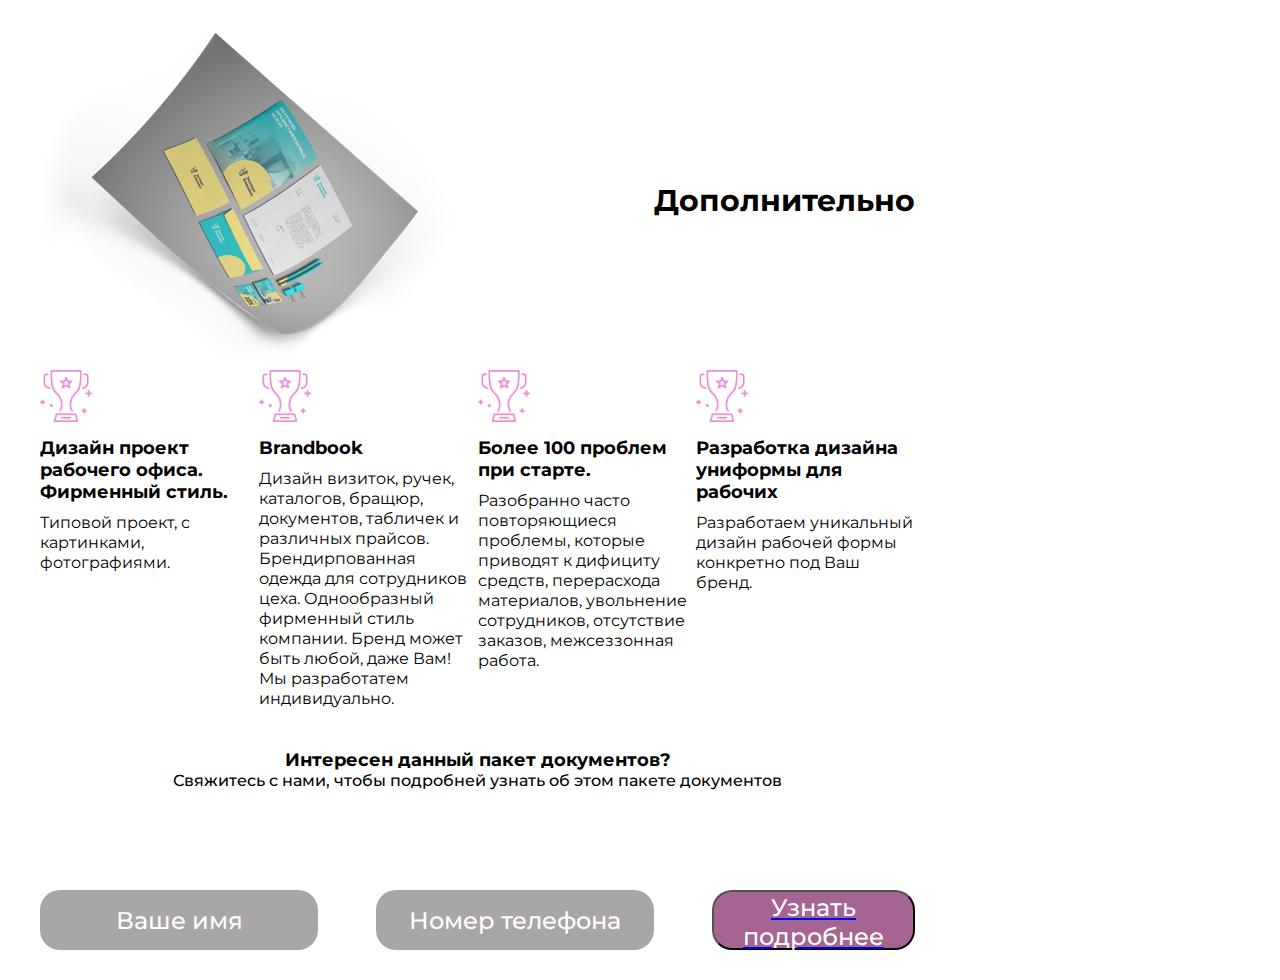
<file: additionally.html>
<!DOCTYPE html>
<html lang="ru">
<head>
    <meta charset="UTF-8">
    <meta http-equiv="X-UA-Compatible" content="IE=edge">
    <meta name="viewport" content="width=device-width, initial-scale=1.0">
    <link rel="stylesheet" href="assets/css/style.css"> 
    <title>Дополнительно</title>
</head>
<body>
    <section class="section_card">
        <div class="card_container">
            <div class="wrapper_card">
               <div class="card_box">
                   <img src="assets/img/card/11.png" alt="Техническая документация">
                   <p>Дополнительно</p>
               </div>
               <div class="card_box_2">
                   <div class="card_block">
                       <img src="assets/svg/card/11.svg" alt="*">
                       <p class="card_title">Дизайн проект рабочего офиса. Фирменный стиль.</p>
                       <p>Типовой проект, с картинками, фотографиями.</p>
                   </div>
                   <div class="card_block">
                    <img src="assets/svg/card/11.svg" alt="*">
                    <p class="card_title">Brandbook</p>
                    <p>Дизайн визиток, ручек, каталогов, бращюр, документов, табличек и различных прайсов. Брендирпованная одежда для сотрудников цеха. Однообразный фирменный стиль компании. Бренд может быть любой, даже Вам! Мы разработатем индивидуально.</p>
                </div>
                <div class="card_block">
                    <img src="assets/svg/card/11.svg" alt="*">
                    <p class="card_title">Более 100 проблем при старте.</p>
                    <p>Разобранно часто повторяющиеся проблемы, которые приводят к дифициту средств, перерасхода материалов, увольнение сотрудников, отсутствие заказов, межсеззонная работа.</p>
                </div>
                <div class="card_block">
                    <img src="assets/svg/card/11.svg" alt="*">
                    <p class="card_title">Разработка дизайна униформы для рабочих</p>
                    <p>Разработаем уникальный дизайн рабочей формы конкретно под Ваш бренд.
                    </p>
                </div>
               </div>
               <div class="card_text">
                    <p class="title_text">Интересен данный пакет документов?</p>
                    <p>Свяжитесь с нами, чтобы подробней узнать об этом пакете документов</p>
               </div>
               <div class="card_button">
                <div class="databox">
                    <div class="left_databox">
                        <div class="input_group">
                            <input class="name_input" placeholder="Ваше имя" type="text"> 
                        </div>
                        <div class="input_group">
                            <input class="name_input1-1" placeholder="Номер телефона" type="text"> 
                        </div>
                        <button class="crysis s_card">
                            <a class="group_phone" href="#">
                                <p class="crysis_text s_card2">Узнать подробнее</p>
                            </a>
                        </button>
                    </div> 
                </div>
                </div>
               </div>
            </div>
        </div>
    </section>
</body>
</html>
</file>
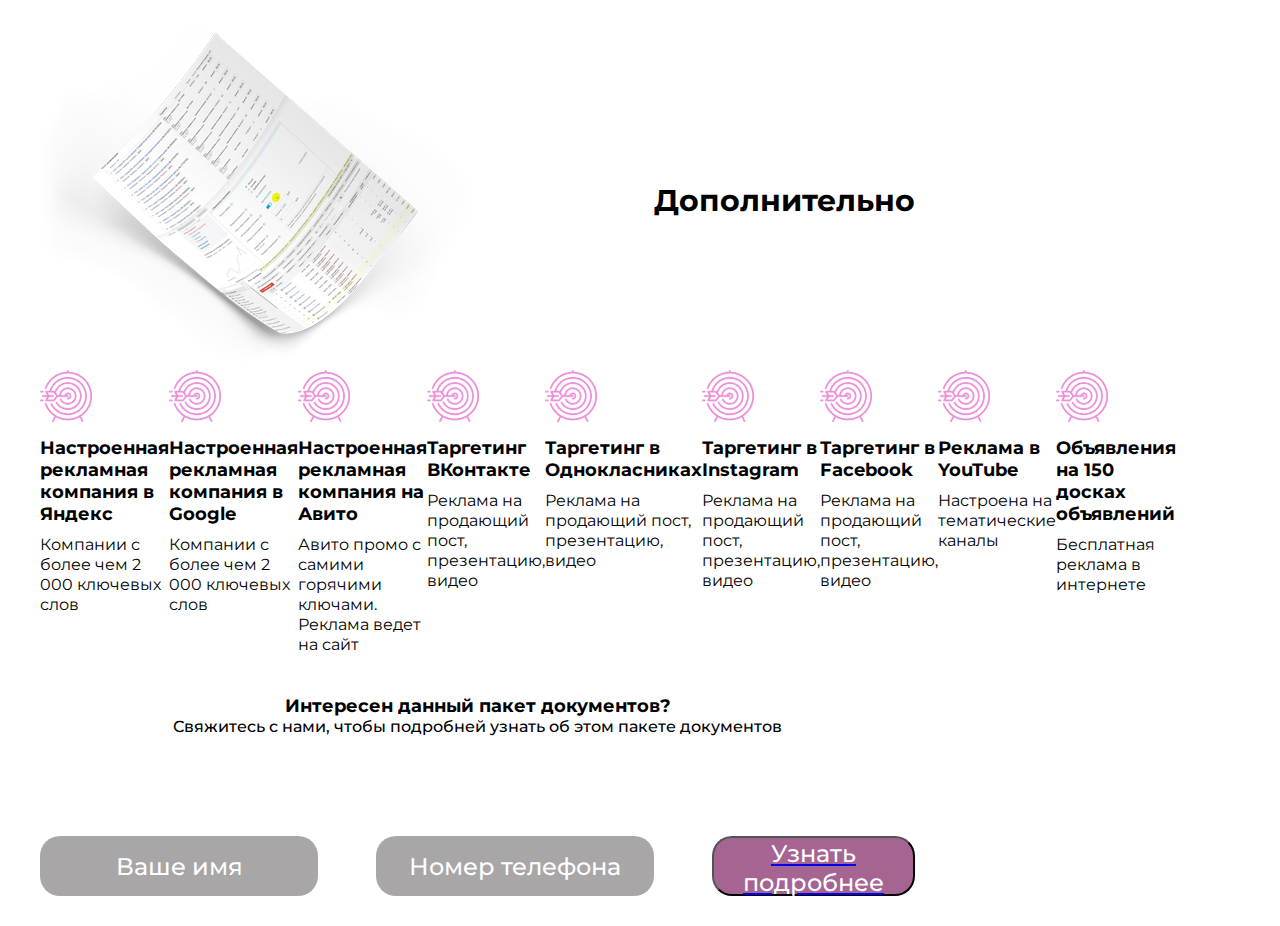
<file: advert.html>
<!DOCTYPE html>
<html lang="ru">
<head>
    <meta charset="UTF-8">
    <meta http-equiv="X-UA-Compatible" content="IE=edge">
    <meta name="viewport" content="width=device-width, initial-scale=1.0">
    <link rel="stylesheet" href="assets/css/style.css"> 
    <title>Дополнительно</title>
</head>
<body>
    <section class="section_card">
        <div class="card_container">
            <div class="wrapper_card">
               <div class="card_box">
                   <img src="assets/img/card/9.png" alt="Техническая документация">
                   <p>Дополнительно</p>
               </div>
               <div class="card_box_2">
                   <div class="card_block">
                       <img src="assets/svg/card/9.svg" alt="*">
                       <p class="card_title">Настроенная рекламная компания в Яндекс</p>
                       <p>Компании с более чем 2 000 ключевых слов</p>
                   </div>
                   <div class="card_block">
                    <img src="assets/svg/card/9.svg" alt="*">
                    <p class="card_title">Настроенная рекламная компания в Google</p>
                    <p>Компании с более чем 2 000 ключевых слов</p>
                </div>
                <div class="card_block">
                    <img src="assets/svg/card/9.svg" alt="*">
                    <p class="card_title">Настроенная рекламная компания на Авито</p>
                    <p>Авито промо с самими горячими ключами. Реклама ведет на сайт
                    </p>
                </div>
                <div class="card_block">
                    <img src="assets/svg/card/9.svg" alt="*">
                    <p class="card_title">Таргетинг ВКонтакте</p>
                    <p>Реклама на продающий пост, презентацию, видео
                    </p>
                </div>
                <div class="card_block">
                    <img src="assets/svg/card/9.svg" alt="*">
                    <p class="card_title">Таргетинг в Однокласниках</p>
                    <p>Реклама на продающий пост, презентацию, видео
                    </p>
                </div>
                <div class="card_block">
                    <img src="assets/svg/card/9.svg" alt="*">
                    <p class="card_title">Таргетинг в Instagram</p>
                    <p>Реклама на продающий пост, презентацию, видео
                    </p>
                </div>
                <div class="card_block">
                    <img src="assets/svg/card/9.svg" alt="*">
                    <p class="card_title">Таргетинг в Facebook</p>
                    <p>Реклама на продающий пост, презентацию, видео
                </p>
                </div>
                <div class="card_block">
                    <img src="assets/svg/card/9.svg" alt="*">
                    <p class="card_title">Реклама в YouTube</p>
                    <p>Настроена на тематические каналы
                </p>
                </div>
                <div class="card_block">
                    <img src="assets/svg/card/9.svg" alt="*">
                    <p class="card_title">Объявления на 150 досках объявлений</p>
                    <p>Бесплатная реклама в интернете
                </p>
                </div>
               </div>
               <div class="card_text">
                    <p class="title_text">Интересен данный пакет документов?</p>
                    <p>Свяжитесь с нами, чтобы подробней узнать об этом пакете документов</p>
               </div>
               <div class="card_button">
                <div class="databox">
                    <div class="left_databox">
                        <div class="input_group">
                            <input class="name_input" placeholder="Ваше имя" type="text"> 
                        </div>
                        <div class="input_group">
                            <input class="name_input1-1" placeholder="Номер телефона" type="text"> 
                        </div>
                        <button class="crysis s_card">
                            <a class="group_phone" href="#">
                                <p class="crysis_text s_card2">Узнать подробнее</p>
                            </a>
                        </button>
                    </div> 
                </div>
                </div>
            </div>
        </div>
    </section>
</body>
</html>
</file>
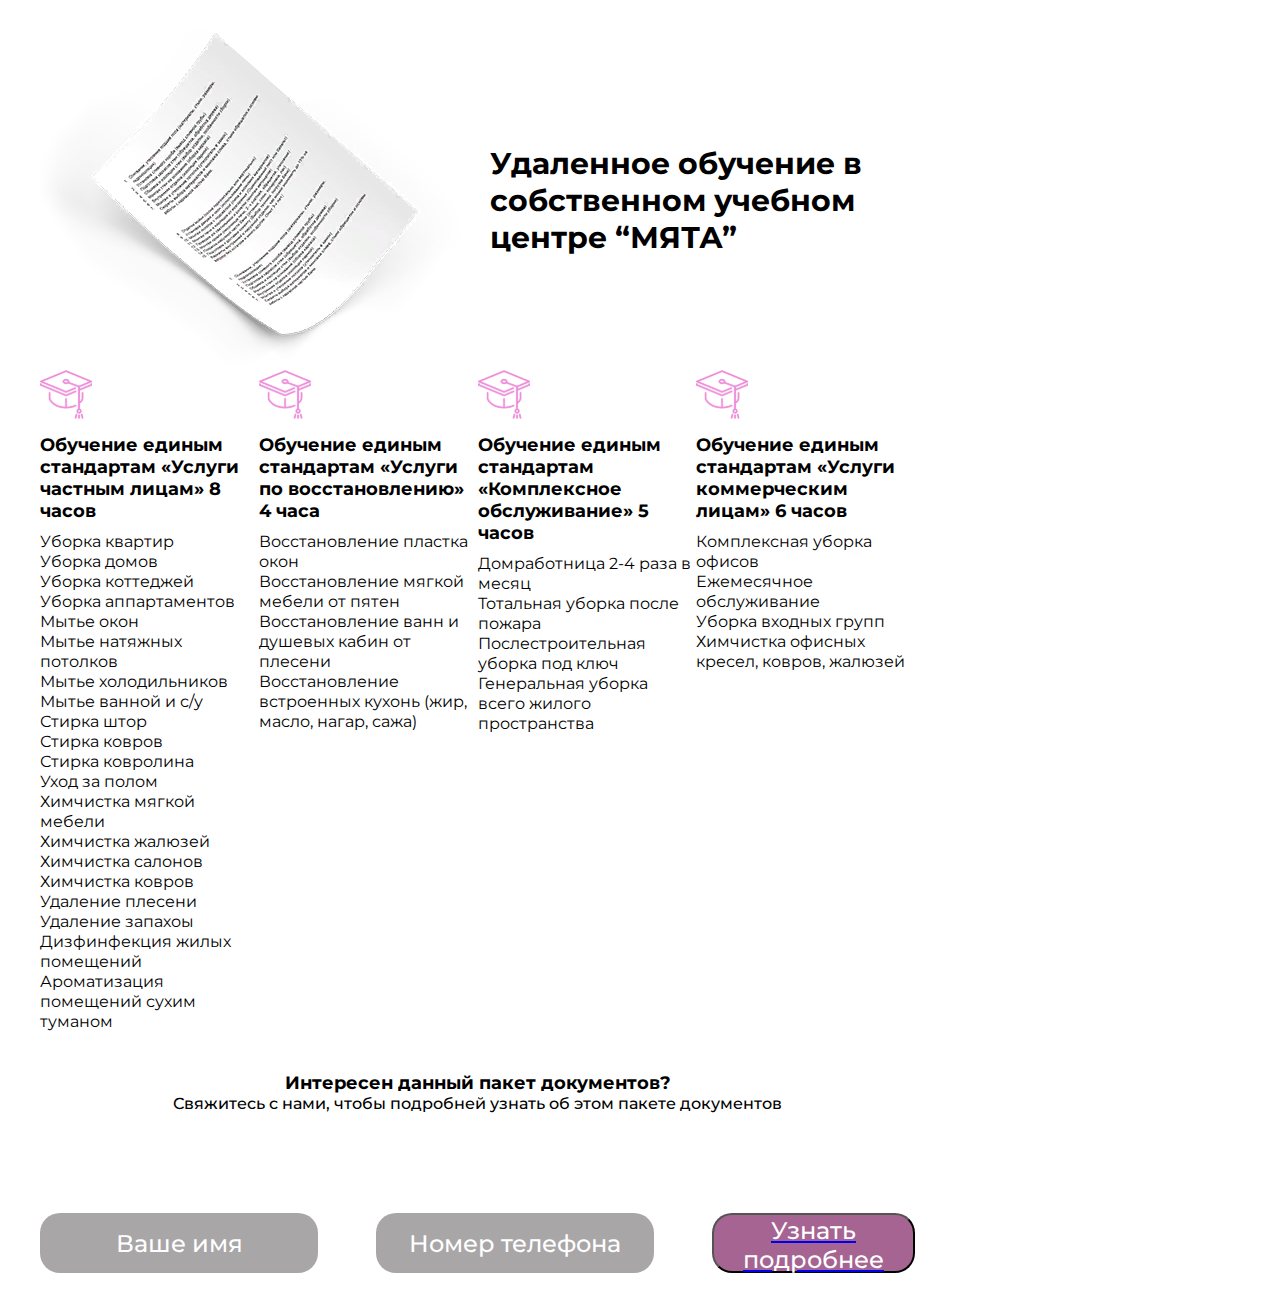
<file: distant_education.html>
<!DOCTYPE html>
<html lang="ru">
<head>
    <meta charset="UTF-8">
    <meta http-equiv="X-UA-Compatible" content="IE=edge">
    <meta name="viewport" content="width=device-width, initial-scale=1.0">
    <link rel="stylesheet" href="assets/css/style.css"> 
    <title>Удаленное обучение в собственном учебном центре “МЯТА”</title>
</head>
<body>
    <section class="section_card">
        <div class="card_container">
            <div class="wrapper_card">
               <div class="card_box">
                   <img src="assets/img/card/3.png" alt="Техническая документация">
                   <p>Удаленное обучение в собственном учебном центре “МЯТА”</p>
               </div>
               <div class="card_box_2">
                   <div class="card_block">
                       <img src="assets/svg/card/3.svg" alt="*">
                       <p class="card_title">Обучение единым стандартам «Услуги частным лицам» 8 часов</p>
                      <ul>
                          <li class="dotsbefore"><p> Уборка квартир</p></li>
                          <li class="dotsbefore"><p>Уборка домов</p> </li>
                          <li class="dotsbefore"><p>Уборка коттеджей</p></li>
                          <li class="dotsbefore"><p>Уборка аппартаментов</p> </li>
                          <li class="dotsbefore"><p>Мытье окон</li>
                          <li class="dotsbefore"><p>Мытье натяжных потолков</p> </li>
                          <li class="dotsbefore"><p>Мытье холодильников</p> </li>
                          <li class="dotsbefore"><p>Мытье ванной и с/у</p></li>
                          <li class="dotsbefore"><p>Стирка штор</p></li>
                          <li class="dotsbefore"><p>Стирка ковров</p></li>
                          <li class="dotsbefore"><p>Стирка ковролина</p></li>
                          <li class="dotsbefore"><p>Уход за полом</p></li>
                          <li class="dotsbefore"><p>Химчистка мягкой мебели</p></li>
                          <li class="dotsbefore"><p>Химчистка жалюзей</p></li>
                          <li class="dotsbefore"><p>Химчистка салонов</p></li>
                          <li class="dotsbefore"><p>Химчистка ковров</p></li>
                          <li class="dotsbefore"><p>Удаление плесени</p></li>
                          <li class="dotsbefore"><p>Удаление запахоы</p></li>
                          <li class="dotsbefore"><p>Дизфинфекция жилых помещений</p></li>
                          <li class="dotsbefore"><p>Ароматизация помещений сухим туманом</p></li>
                      </ul>
                   </div>
                   <div class="card_block">
                    <img src="assets/svg/card/3.svg" alt="*">
                    <p class="card_title">Обучение единым стандартам «Услуги по восстановлению» 4 часа</p>
                    <ul>
                        <li class="dotsbefore"><p>Восстановление пластка окон</p></li>
                        <li class="dotsbefore"><p>Восстановление мягкой мебели от пятен</p> </li>
                        <li class="dotsbefore"><p>Восстановление ванн и душевых кабин от плесени</p></li>
                        <li class="dotsbefore"><p>Восстановление встроенных кухонь (жир, масло, нагар, сажа)</p> </li>
                    </ul>
                </div>
                <div class="card_block">
                    <img src="assets/svg/card/3.svg" alt="*">
                    <p class="card_title">Обучение единым стандартам «Комплексное обслуживание» 5 часов </p>
                    <ul>
                        <li class="dotsbefore"><p>Домработница 2-4 раза в месяц</p></li>
                        <li class="dotsbefore"><p>Тотальная уборка после пожара</p> </li>
                        <li class="dotsbefore"><p>Послестроительная уборка под ключ</p></li>
                        <li class="dotsbefore"><p>Генеральная уборка всего жилого пространства</p> </li>
                    </ul>
                </div>
                <div class="card_block">
                    <img src="assets/svg/card/3.svg" alt="*">
                    <p class="card_title">Обучение единым стандартам «Услуги коммерческим лицам» 6 часов</p>
                    <ul>
                        <li class="dotsbefore"><p>Комплексная уборка офисов</p></li>
                        <li class="dotsbefore"><p>Ежемесячное обслуживание</p> </li>
                        <li class="dotsbefore"><p>Уборка входных групп</p></li>
                        <li class="dotsbefore"><p>Химчистка офисных кресел, ковров, жалюзей</p> </li>
                    </ul>
                </div>
               </div>
               <div class="card_text">
                    <p class="title_text">Интересен данный пакет документов?</p>
                    <p>Свяжитесь с нами, чтобы подробней узнать об этом пакете документов</p>
               </div>
               <div class="card_button">
                <div class="databox">
                    <div class="left_databox">
                        <div class="input_group">
                            <input class="name_input" placeholder="Ваше имя" type="text"> 
                        </div>
                        <div class="input_group">
                            <input class="name_input1-1" placeholder="Номер телефона" type="text"> 
                        </div>
                        <button class="crysis s_card">
                            <a class="group_phone" href="#">
                                <p class="crysis_text s_card2">Узнать подробнее</p>
                            </a>
                        </button>
                    </div> 
                </div>
                </div>
            </div>
        </div>
    </section>
</body>
</html>
</file>
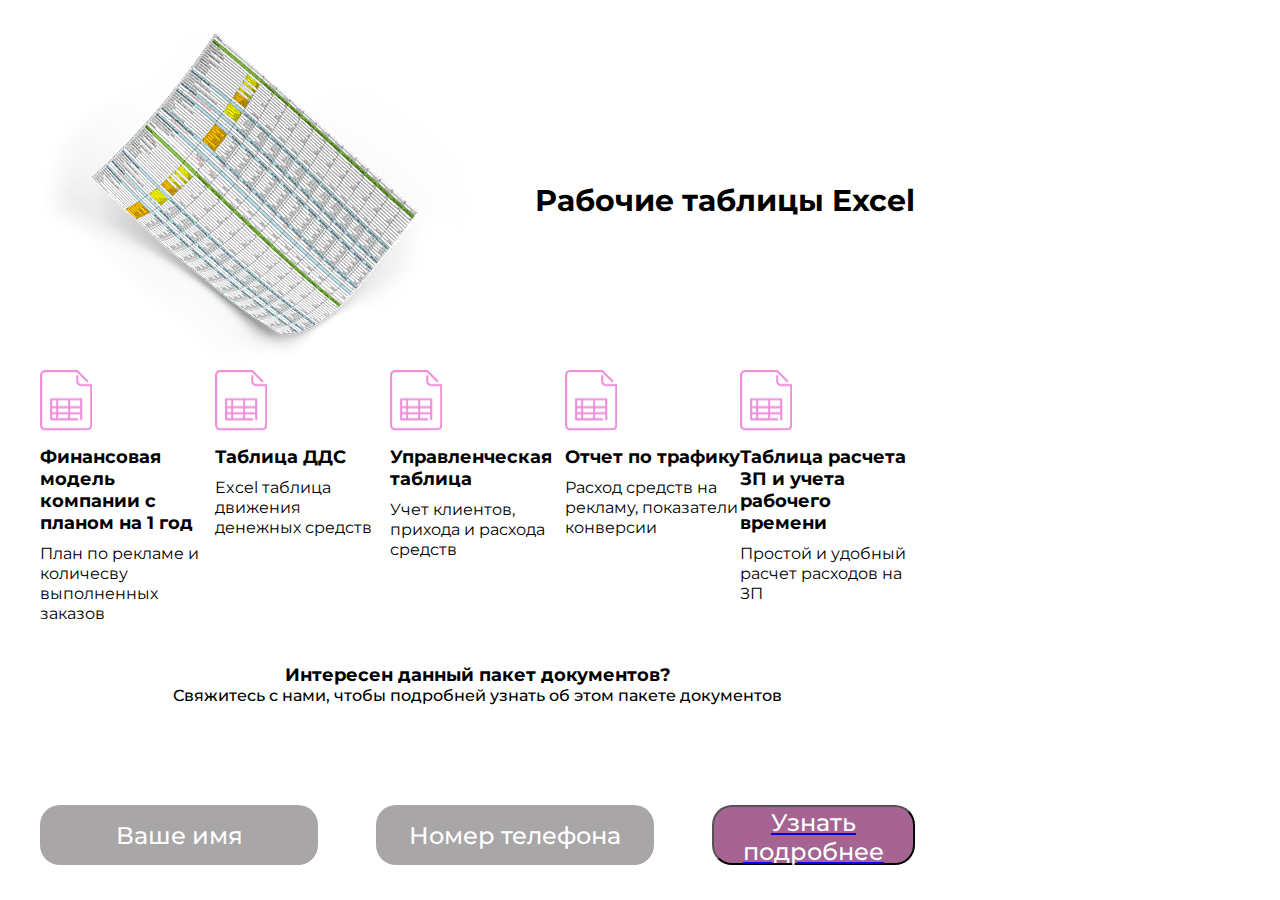
<file: excel.html>
<!DOCTYPE html>
<html lang="ru">
<head>
    <meta charset="UTF-8">
    <meta http-equiv="X-UA-Compatible" content="IE=edge">
    <meta name="viewport" content="width=device-width, initial-scale=1.0">
    <link rel="stylesheet" href="assets/css/style.css"> 
    <title>Рабочие таблицы Excel</title>
</head>
<body>
    <section class="section_card">
        <div class="card_container">
            <div class="wrapper_card">
               <div class="card_box">
                   <img src="assets/img/card//4.png" alt="Техническая документация">
                   <p>Рабочие таблицы Excel</p>
               </div>
               <div class="card_box_2">
                   <div class="card_block">
                       <img src="assets/svg/card/4.svg" alt="*">
                       <p class="card_title">Финансовая модель компании с планом на 1 год</p>
                       <p>План по рекламе и количесву выполненных заказов</p>
                   </div>
                   <div class="card_block">
                    <img src="assets/svg/card/4.svg" alt="*">
                    <p class="card_title">Таблица ДДС</p>
                    <p>Excel таблица движения денежных средств</p>
                </div>
                <div class="card_block">
                    <img src="assets/svg/card/4.svg" alt="*">
                    <p class="card_title">Управленческая таблица</p>
                    <p>Учет клиентов, прихода и расхода средств</p>
                </div>
                <div class="card_block">
                    <img src="assets/svg/card/4.svg" alt="*">
                    <p class="card_title">Отчет по трафику</p>
                    <p>Расход средств на рекламу, показатели конверсии</p>
                </div>
                <div class="card_block">
                    <img src="assets/svg/card/4.svg" alt="*">
                    <p class="card_title">Таблица расчета ЗП и учета рабочего времени</p>
                    <p>Простой и удобный расчет расходов на ЗП</p>
                </div>
               </div>
               <div class="card_text">
                    <p class="title_text">Интересен данный пакет документов?</p>
                    <p>Свяжитесь с нами, чтобы подробней узнать об этом пакете документов</p>
               </div>
               <div class="card_button">
                <div class="databox">
                    <div class="left_databox">
                        <div class="input_group">
                            <input class="name_input" placeholder="Ваше имя" type="text"> 
                        </div>
                        <div class="input_group">
                            <input class="name_input1-1" placeholder="Номер телефона" type="text"> 
                        </div>
                        <button class="crysis s_card">
                            <a class="group_phone" href="#">
                                <p class="crysis_text s_card2">Узнать подробнее</p>
                            </a>
                        </button>
                    </div> 
                </div>
                </div>
            </div>
        </div>
    </section>
</body>
</html>
</file>
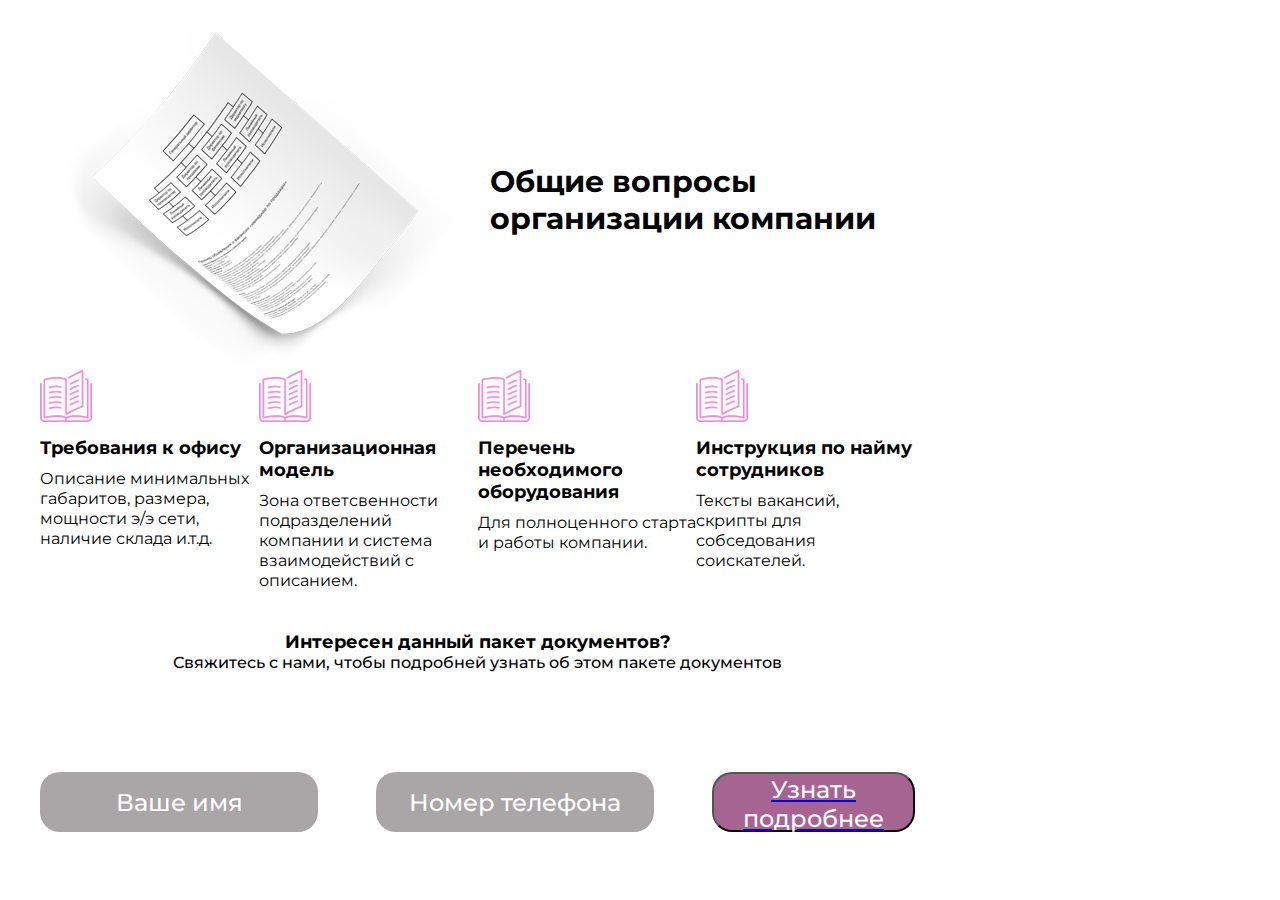
<file: general_questuion.html>
<!DOCTYPE html>
<html lang="ru">
<head>
    <meta charset="UTF-8">
    <meta http-equiv="X-UA-Compatible" content="IE=edge">
    <meta name="viewport" content="width=device-width, initial-scale=1.0">
    <link rel="stylesheet" href="assets/css/style.css"> 
    <title>Общие вопросы организации компании</title>
</head>
<body>
    <section class="section_card">
        <div class="card_container">
            <div class="wrapper_card">
               <div class="card_box">
                   <img src="assets/img/card/techdocum.png" alt="Техническая документация">
                   <p>Общие вопросы организации компании</p>
               </div>
               <div class="card_box_2">
                   <div class="card_block">
                       <img src="assets/svg/card/book.svg" alt="*">
                       <p class="card_title">Требования к офису</p>
                       <p>Описание минимальных габаритов, размера, мощности э/э сети, наличие склада и.т.д.</p>
                   </div>
                   <div class="card_block">
                    <img src="assets/svg/card/book.svg" alt="*">
                    <p class="card_title">Организационная модель</p>
                    <p>Зона ответсвенности подразделений компании и система взаимодействий c описанием.</p>
                </div>
                <div class="card_block">
                    <img src="assets/svg/card/book.svg" alt="*">
                    <p class="card_title">Перечень необходимого оборудования</p>
                    <p>Для полноценного старта и работы компании.</p>
                </div>
                <div class="card_block">
                    <img src="assets/svg/card/book.svg" alt="*">
                    <p class="card_title">Инструкция по найму сотрудников</p>
                    <p>Тексты вакансий, скрипты для собседования соискателей.</p>
                </div>
               </div>
               <div class="card_text">
                    <p class="title_text">Интересен данный пакет документов?</p>
                    <p>Свяжитесь с нами, чтобы подробней узнать об этом пакете документов</p>
               </div>
               <div class="card_button">
                <div class="databox">
                    <div class="left_databox">
                        <div class="input_group">
                            <input class="name_input" placeholder="Ваше имя" type="text"> 
                        </div>
                        <div class="input_group">
                            <input class="name_input1-1" placeholder="Номер телефона" type="text"> 
                        </div>
                        <button class="crysis s_card">
                            <a class="group_phone" href="#">
                                <p class="crysis_text s_card2">Узнать подробнее</p>
                            </a>
                        </button>
                    </div> 
                </div>
                </div>
            </div>
        </div>
    </section>
</body>
</html>
</file>
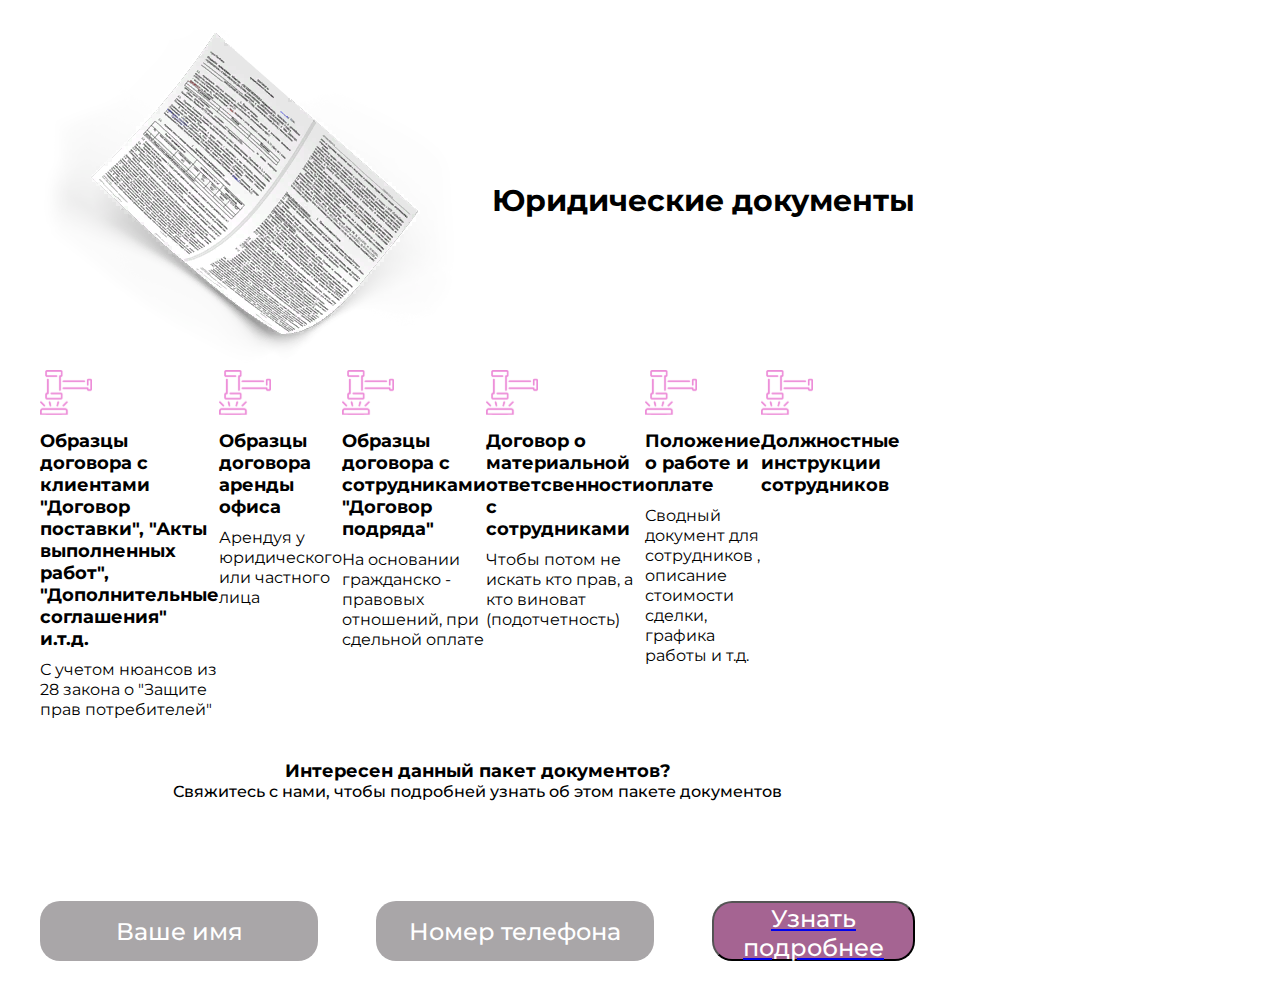
<file: legal_documents.html>
<!DOCTYPE html>
<html lang="ru">
<head>
    <meta charset="UTF-8">
    <meta http-equiv="X-UA-Compatible" content="IE=edge">
    <meta name="viewport" content="width=device-width, initial-scale=1.0">
    <link rel="stylesheet" href="assets/css/style.css"> 
    <title>Юридические документы</title>
</head>
<body>
    <section class="section_card">
        <div class="card_container">
            <div class="wrapper_card">
               <div class="card_box">
                   <img src="assets/img/card/5.png" alt="Техническая документация">
                   <p>Юридические документы</p>
               </div>
               <div class="card_box_2">
                   <div class="card_block">
                       <img src="assets/svg/card/5.svg" alt="*">
                       <p class="card_title">Образцы договора с клиентами "Договор поставки", "Акты выполненных работ", "Дополнительные соглашения" и.т.д.                    </p>
                       <p>С учетом нюансов из 28 закона о "Защите прав потребителей"</p>
                   </div>
                   <div class="card_block">
                    <img src="assets/svg/card/5.svg" alt="*">
                    <p class="card_title">Образцы договора аренды офиса</p>
                    <p>Арендуя у юридического или частного лица</p>
                </div>
                <div class="card_block">
                    <img src="assets/svg/card/5.svg" alt="*">
                    <p class="card_title">Образцы договора с сотрудниками "Договор подряда"</p>
                    <p>На основании гражданско - правовых отношений, при сдельной оплате
                    </p>
                </div>
                <div class="card_block">
                    <img src="assets/svg/card/5.svg" alt="*">
                    <p class="card_title">Договор о материальной ответсвенности с сотрудниками</p>
                    <p>Чтобы потом не искать кто прав, а кто виноват (подотчетность)
                    </p>
                </div>
                <div class="card_block">
                    <img src="assets/svg/card/5.svg" alt="*">
                    <p class="card_title">Положение о работе и оплате</p>
                    <p>Сводный документ для сотрудников , описание стоимости сделки, графика работы и т.д.</p>
                </div>
                <div class="card_block">
                    <img src="assets/svg/card/5.svg" alt="*">
                    <p class="card_title">Должностные инструкции сотрудников</p>
                    <p></p>
                </div>
                <div class="card_block">
                   
                </div>
               </div>
               <div class="card_text">
                    <p class="title_text">Интересен данный пакет документов?</p>
                    <p>Свяжитесь с нами, чтобы подробней узнать об этом пакете документов</p>
               </div>
               <div class="card_button">
                <div class="databox">
                    <div class="left_databox">
                        <div class="input_group">
                            <input class="name_input" placeholder="Ваше имя" type="text"> 
                        </div>
                        <div class="input_group">
                            <input class="name_input1-1" placeholder="Номер телефона" type="text"> 
                        </div>
                        <button class="crysis s_card">
                            <a class="group_phone" href="#">
                                <p class="crysis_text s_card2">Узнать подробнее</p>
                            </a>
                        </button>
                    </div> 
                </div>
                </div>
            </div>
        </div>
    </section>
</body>
</html>
</file>
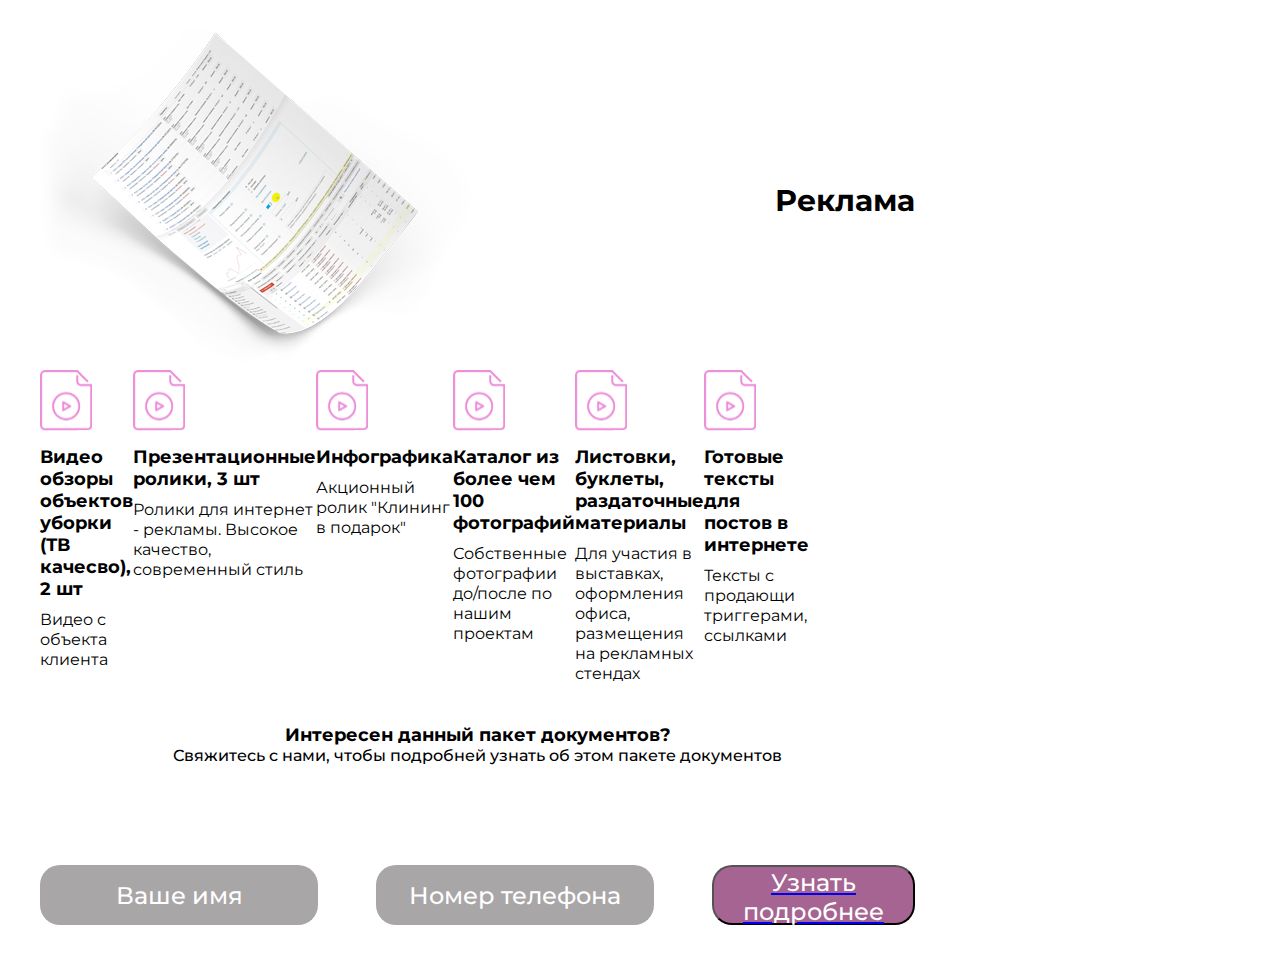
<file: media.html>
<!DOCTYPE html>
<html lang="ru">
<head>
    <meta charset="UTF-8">
    <meta http-equiv="X-UA-Compatible" content="IE=edge">
    <meta name="viewport" content="width=device-width, initial-scale=1.0">
    <link rel="stylesheet" href="assets/css/style.css"> 
    <title>Реклама</title>
</head>
<body>
    <section class="section_card">
        <div class="card_container">
            <div class="wrapper_card">
               <div class="card_box">
                   <img src="assets/img/card/9.png" alt="Техническая документация">
                   <p>Реклама</p>
               </div>
               <div class="card_box_2">
                   <div class="card_block">
                       <img src="assets/svg/card/10.svg" alt="*">
                       <p class="card_title">Видео обзоры объектов уборки (ТВ качесво), 2 шт</p>
                       <p>Видео с объекта клиента</p>
                   </div>
                   <div class="card_block">
                    <img src="assets/svg/card/10.svg" alt="*">
                    <p class="card_title">Презентационные ролики, 3 шт</p>
                    <p>Ролики для интернет - рекламы. Высокое качество, современный стиль</p>
                </div>
                <div class="card_block">
                    <img src="assets/svg/card/10.svg" alt="*">
                    <p class="card_title">Инфографика</p>
                    <p>Акционный ролик "Клининг в подарок"
                    </p>
                </div>
                <div class="card_block">
                    <img src="assets/svg/card/10.svg" alt="*">
                    <p class="card_title">Каталог из более чем 100 фотографий</p>
                    <p>Собственные фотографии до/после по нашим проектам
                    </p>
                </div>
                <div class="card_block">
                    <img src="assets/svg/card/10.svg" alt="*">
                    <p class="card_title">Листовки, буклеты, раздаточные материалы</p>
                    <p>Для участия в выставках, оформления офиса, размещения на рекламных стендах
                    </p>
                </div>
                <div class="card_block">
                    <img src="assets/svg/card/10.svg" alt="*">
                    <p class="card_title">Готовые тексты для постов в интернете</p>
                    <p>Тексты с продающи триггерами, ссылками
                    </p>
                </div>
                <div class="card_block">
                </div>
                <div class="card_block">
                </div>
               </div>
               <div class="card_text">
                    <p class="title_text">Интересен данный пакет документов?</p>
                    <p>Свяжитесь с нами, чтобы подробней узнать об этом пакете документов</p>
               </div>
               <div class="card_button">
                <div class="databox">
                    <div class="left_databox">
                        <div class="input_group">
                            <input class="name_input" placeholder="Ваше имя" type="text"> 
                        </div>
                        <div class="input_group">
                            <input class="name_input1-1" placeholder="Номер телефона" type="text"> 
                        </div>
                        <button class="crysis s_card">
                            <a class="group_phone" href="#">
                                <p class="crysis_text s_card2">Узнать подробнее</p>
                            </a>
                        </button>
                    </div> 
                </div>
                </div>
            </div>
        </div>
    </section>
</body>
</html>
</file>
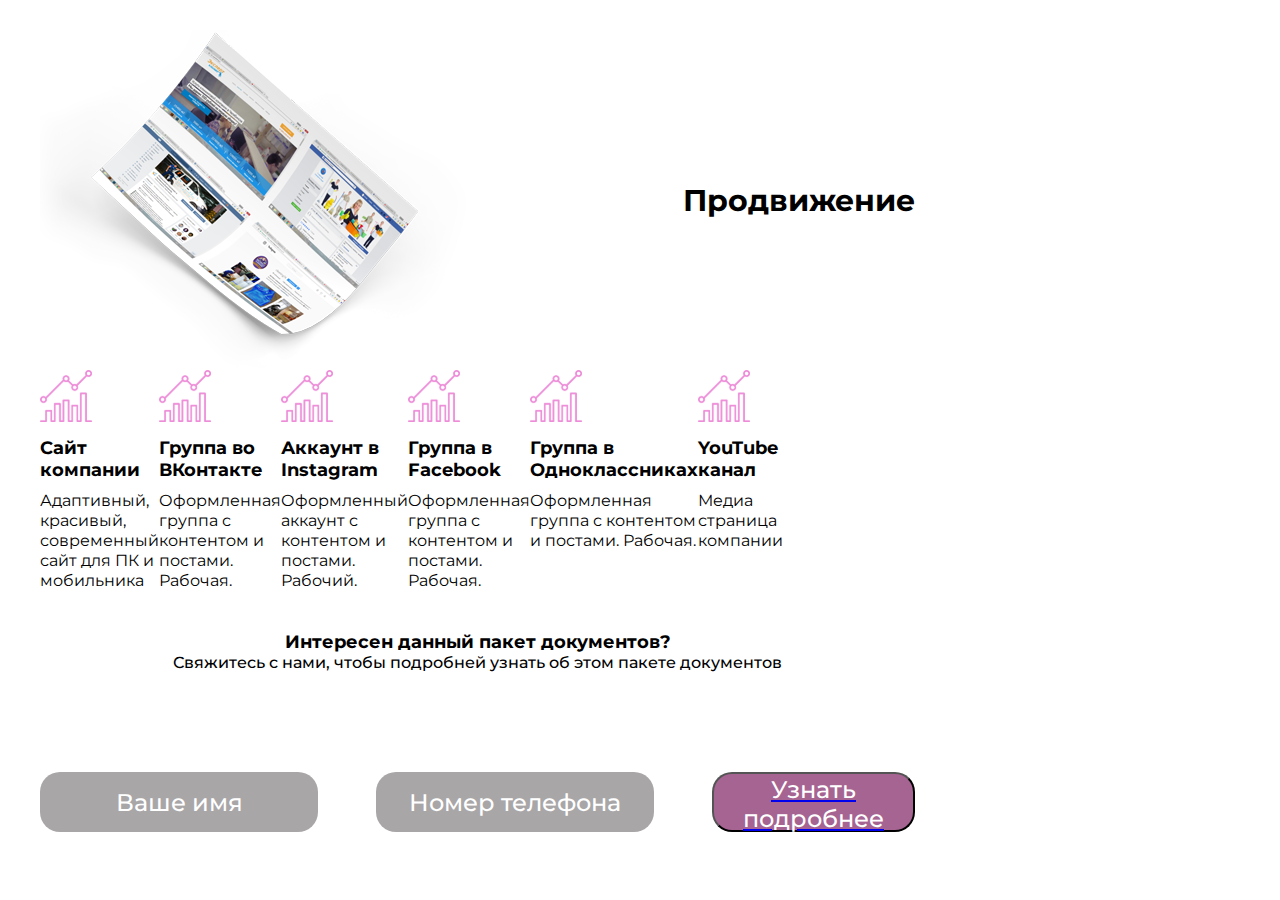
<file: promotion.html>
<!DOCTYPE html>
<html lang="ru">
<head>
    <meta charset="UTF-8">
    <meta http-equiv="X-UA-Compatible" content="IE=edge">
    <meta name="viewport" content="width=device-width, initial-scale=1.0">
    <link rel="stylesheet" href="assets/css/style.css"> 
    <title>Продвижение</title>
</head>
<body>
    <section class="section_card">
        <div class="card_container">
            <div class="wrapper_card">
               <div class="card_box">
                   <img src="assets/img/card/8.png" alt="Техническая документация">
                   <p>Продвижение</p>
               </div>
               <div class="card_box_2">
                   <div class="card_block">
                       <img src="assets/svg/card/8.svg" alt="*">
                       <p class="card_title">Сайт компании</p>
                       <p>Адаптивный, красивый, современный сайт для ПК и мобильника</p>
                   </div>
                   <div class="card_block">
                    <img src="assets/svg/card/8.svg" alt="*">
                    <p class="card_title">Группа во ВКонтакте</p>
                    <p>Оформленная группа с контентом и постами. Рабочая.</p>
                </div>
                <div class="card_block">
                    <img src="assets/svg/card/8.svg" alt="*">
                    <p class="card_title">Аккаунт в Instagram</p>
                    <p>Оформленный аккаунт с контентом и постами. Рабочий.
                    </p>
                </div>
                <div class="card_block">
                    <img src="assets/svg/card/8.svg" alt="*">
                    <p class="card_title">Группа в Facebook</p>
                    <p>Оформленная группа с контентом и постами. Рабочая.
                    </p>
                </div>
                <div class="card_block">
                    <img src="assets/svg/card/8.svg" alt="*">
                    <p class="card_title">Группа в Одноклассниках</p>
                    <p>Оформленная группа с контентом и постами. Рабочая.
                    </p>
                </div>
                <div class="card_block">
                    <img src="assets/svg/card/8.svg" alt="*">
                    <p class="card_title">YouTube канал</p>
                    <p>Медиа страница компании
                    </p>
                </div>
                <div class="card_block">
                </div>
               </div>
               <div class="card_text">
                    <p class="title_text">Интересен данный пакет документов?</p>
                    <p>Свяжитесь с нами, чтобы подробней узнать об этом пакете документов</p>
               </div>
               <div class="card_button">
                <div class="databox">
                    <div class="left_databox">
                        <div class="input_group">
                            <input class="name_input" placeholder="Ваше имя" type="text"> 
                        </div>
                        <div class="input_group">
                            <input class="name_input1-1" placeholder="Номер телефона" type="text"> 
                        </div>
                        <button class="crysis s_card">
                            <a class="group_phone" href="#">
                                <p class="crysis_text s_card2">Узнать подробнее</p>
                            </a>
                        </button>
                    </div> 
                </div>
                </div>
            </div>
        </div>
    </section>
</body>
</html>
</file>
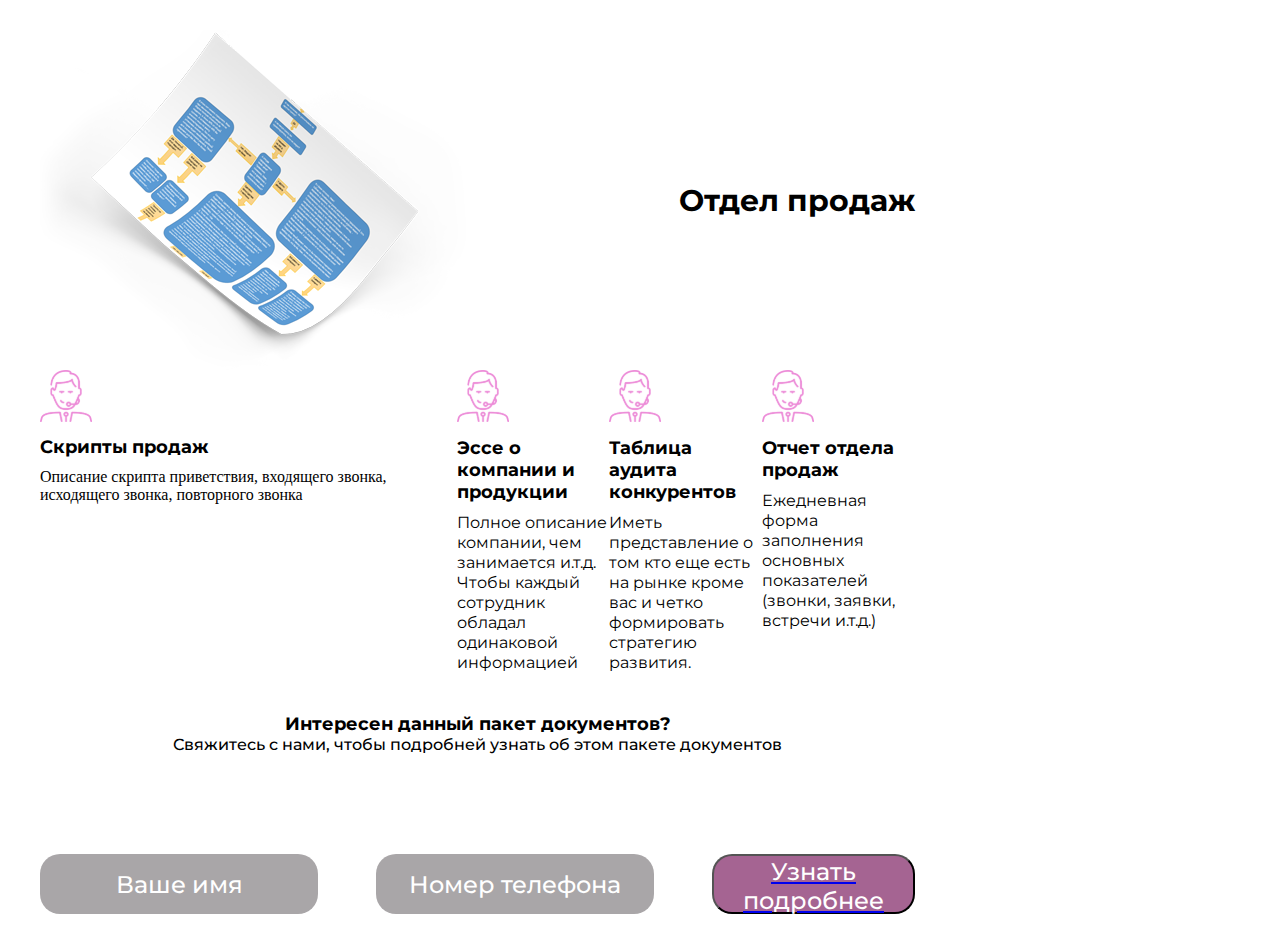
<file: sales_department.html>
<!DOCTYPE html>
<html lang="ru">
<head>
    <meta charset="UTF-8">
    <meta http-equiv="X-UA-Compatible" content="IE=edge">
    <meta name="viewport" content="width=device-width, initial-scale=1.0">
    <link rel="stylesheet" href="assets/css/style.css"> 
    <title>Отдел продаж</title>
</head>
<body>
    <section class="section_card">
        <div class="card_container">
            <div class="wrapper_card">
               <div class="card_box">
                   <img src="assets/img/card/7.png" alt="Техническая документация">
                   <p>Отдел продаж</p>
               </div>
               <div class="card_box_2">
                   <div class="card_item_block">
                       <img src="assets/svg/card/7.svg" alt="*">
                       <p class="card_title">Скрипты продаж</p>
                       <p>Описание скрипта приветствия, входящего звонка, исходящего звонка, повторного звонка</p>
                   </div>
                   <div class="card_block">
                    <img src="assets/svg/card/7.svg" alt="*">
                    <p class="card_title">Эссе о компании и продукции</p>
                    <p>Полное описание компании, чем занимается и.т.д. Чтобы каждый сотрудник обладал одинаковой информацией</p>
                </div>
                <div class="card_block">
                    <img src="assets/svg/card/7.svg" alt="*">
                    <p class="card_title">Таблица аудита конкурентов</p>
                    <p>Иметь представление о том кто еще есть на рынке кроме вас и четко формировать стратегию развития.
                    </p>
                </div>
                <div class="card_block">
                    <img src="assets/svg/card/7.svg" alt="*">
                    <p class="card_title">Отчет отдела продаж</p>
                    <p>Ежедневная форма заполнения основных показателей (звонки, заявки, встречи и.т.д.)
                    </p>
                </div>
               </div>
               <div class="card_text">
                    <p class="title_text">Интересен данный пакет документов?</p>
                    <p>Свяжитесь с нами, чтобы подробней узнать об этом пакете документов</p>
               </div>
               <div class="card_button">
                <div class="databox">
                    <div class="left_databox">
                        <div class="input_group">
                            <input class="name_input" placeholder="Ваше имя" type="text"> 
                        </div>
                        <div class="input_group">
                            <input class="name_input1-1" placeholder="Номер телефона" type="text"> 
                        </div>
                        <button class="crysis s_card">
                            <a class="group_phone" href="#">
                                <p class="crysis_text s_card2">Узнать подробнее</p>
                            </a>
                        </button>
                    </div> 
                </div>
                </div>
            </div>
        </div>
    </section>
</body>
</html>
</file>
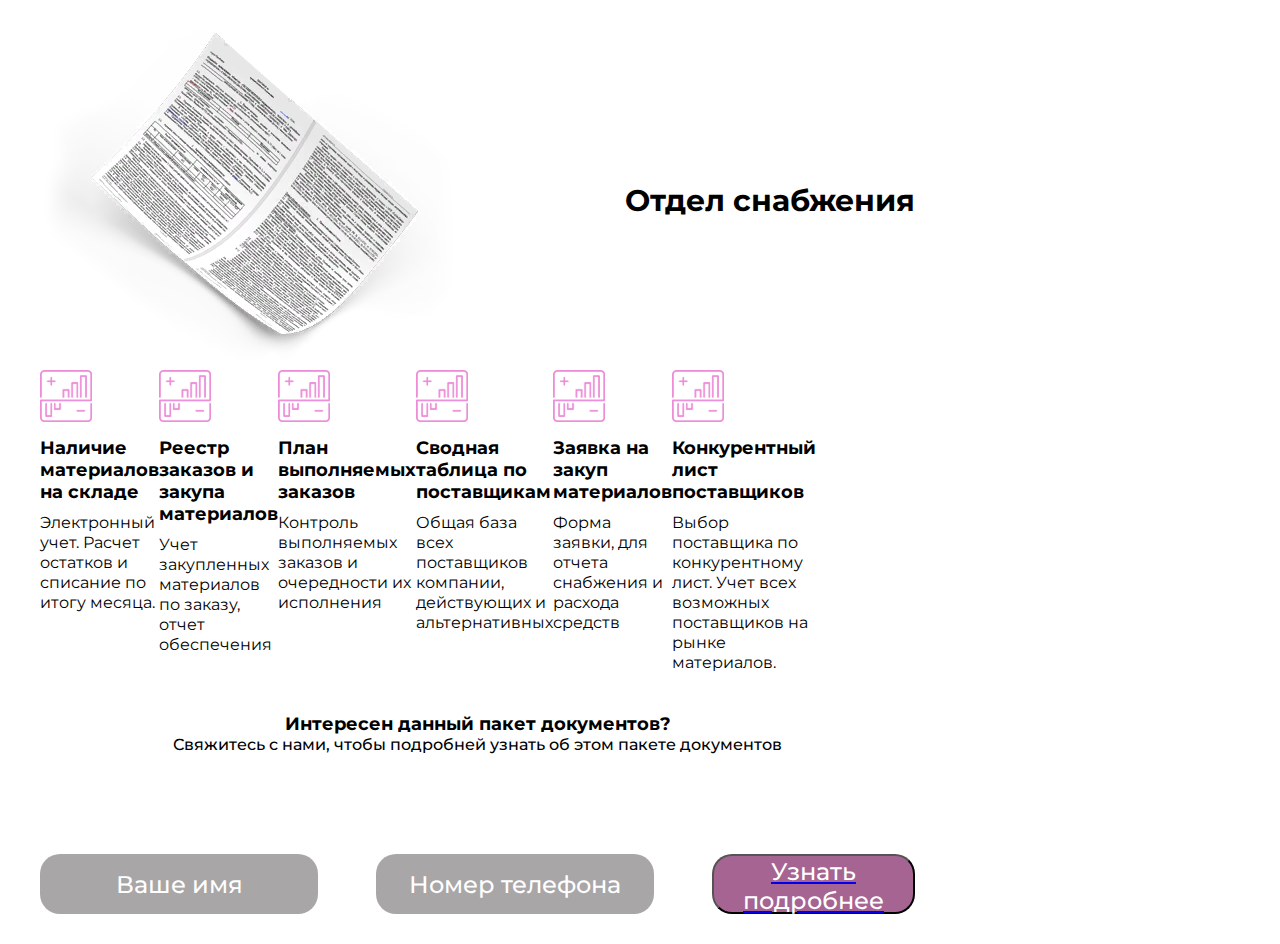
<file: supply_department.html>
<!DOCTYPE html>
<html lang="ru">
<head>
    <meta charset="UTF-8">
    <meta http-equiv="X-UA-Compatible" content="IE=edge">
    <meta name="viewport" content="width=device-width, initial-scale=1.0">
    <link rel="stylesheet" href="assets/css/style.css"> 
    <title>Отдел снабжения</title>
</head>
<body>
    <section class="section_card">
        <div class="card_container">
            <div class="wrapper_card">
               <div class="card_box">
                   <img src="assets/img/card/5.png" alt="Техническая документация">
                   <p>Отдел снабжения</p>
               </div>
               <div class="card_box_2">
                   <div class="card_block">
                       <img src="assets/svg/card/6.svg" alt="*">
                       <p class="card_title">Наличие материалов на складе</p>
                       <p>Электронный учет. Расчет остатков и списание по итогу месяца.</p>
                   </div>
                   <div class="card_block">
                    <img src="assets/svg/card/6.svg" alt="*">
                    <p class="card_title">Реестр заказов и закупа материалов</p>
                    <p>Учет закупленных материалов по заказу, отчет обеспечения</p>
                </div>
                <div class="card_block">
                    <img src="assets/svg/card/6.svg" alt="*">
                    <p class="card_title">План выполняемых заказов</p>
                    <p>Контроль выполняемых заказов и очередности их исполнения
                    </p>
                </div>
                <div class="card_block">
                    <img src="assets/svg/card/6.svg" alt="*">
                    <p class="card_title">Сводная таблица по поставщикам</p>
                    <p>Общая база всех поставщиков компании, действующих и альтернативных
                    </p>
                </div>
                <div class="card_block">
                    <img src="assets/svg/card/6.svg" alt="*">
                    <p class="card_title">Заявка на закуп материалов</p>
                    <p>Форма заявки, для отчета снабжения и расхода средств</p>
                </div>
                <div class="card_block">
                    <img src="assets/svg/card/6.svg" alt="*">
                    <p class="card_title">Конкурентный лист поставщиков</p>
                    <p>Выбор поставщика по конкурентному лист. Учет всех возможных поставщиков на рынке материалов.</p>
                </div>
                <div class="card_block">
                   
                </div>
               </div>
               <div class="card_text">
                    <p class="title_text">Интересен данный пакет документов?</p>
                    <p>Свяжитесь с нами, чтобы подробней узнать об этом пакете документов</p>
               </div>
               <div class="card_button">
                <div class="databox">
                    <div class="left_databox">
                        <div class="input_group">
                            <input class="name_input" placeholder="Ваше имя" type="text"> 
                        </div>
                        <div class="input_group">
                            <input class="name_input1-1" placeholder="Номер телефона" type="text"> 
                        </div>
                        <button class="crysis s_card">
                            <a class="group_phone" href="#">
                                <p class="crysis_text s_card2">Узнать подробнее</p>
                            </a>
                        </button>
                    </div> 
                </div>
                </div>
            </div>
        </div>
    </section>
</body>
</html>
</file>
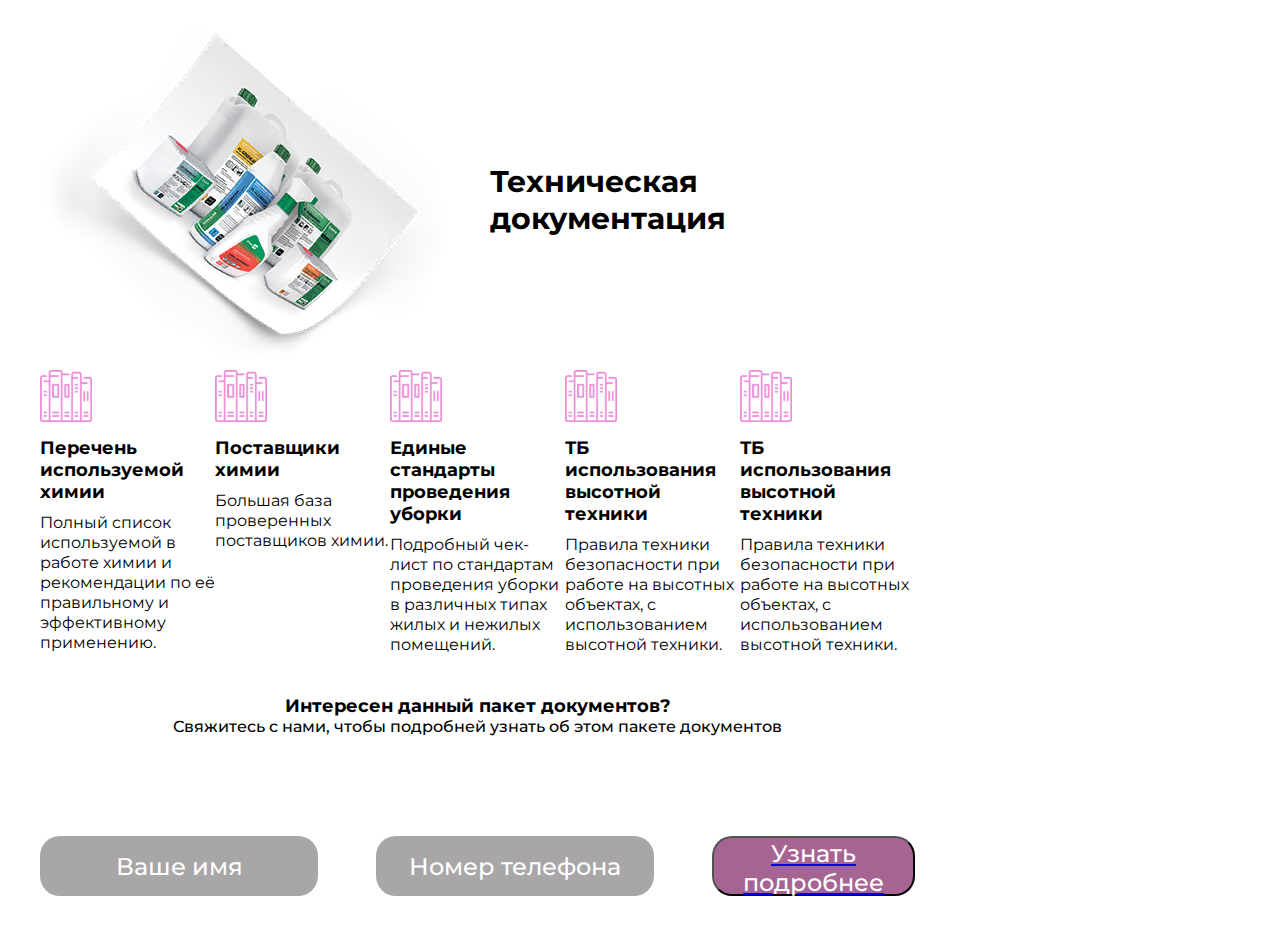
<file: technical_documentation.html>
<!DOCTYPE html>
<html lang="ru">
<head>
    <meta charset="UTF-8">
    <meta http-equiv="X-UA-Compatible" content="IE=edge">
    <meta name="viewport" content="width=device-width, initial-scale=1.0">
    <link rel="stylesheet" href="assets/css/style.css"> 
    <title>Техническая документация</title>
</head>
<body>
    <section class="section_card">
        <div class="card_container">
            <div class="wrapper_card">
               <div class="card_box">
                   <img src="assets/img/card/2.png" alt="Техническая документация">
                   <p>Техническая документация</p>
               </div>
               <div class="card_box_2">
                   <div class="card_block">
                       <img src="assets/svg/card/book2.svg" alt="*">
                       <p class="card_title">Перечень используемой химии</p>
                       <p>Полный список используемой в работе химии и рекомендации по её правильному и эффективному применению.</p>
                   </div>
                   <div class="card_block">
                    <img src="assets/svg/card/book2.svg" alt="*">
                    <p class="card_title">Поставщики химии</p>
                    <p>Большая база проверенных поставщиков химии.</p>
                </div>
                <div class="card_block">
                    <img src="assets/svg/card/book2.svg" alt="*">
                    <p class="card_title">Единые стандарты проведения уборки</p>
                    <p>Подробный чек-лист по стандартам проведения уборки в различных типах жилых и нежилых помещений.</p>
                </div>
                <div class="card_block">
                    <img src="assets/svg/card/book2.svg" alt="*">
                    <p class="card_title">ТБ использования высотной техники</p>
                    <p>Правила техники безопасности при работе на высотных объектах, с использованием высотной техники.
                    </p>
                </div>
                <div class="card_block">
                    <img src="assets/svg/card/book2.svg" alt="*">
                    <p class="card_title">ТБ использования высотной техники</p>
                    <p>Правила техники безопасности при работе на высотных объектах, с использованием высотной техники.
                    </p>
                </div>
               </div>
               <div class="card_text">
                    <p class="title_text">Интересен данный пакет документов?</p>
                    <p>Свяжитесь с нами, чтобы подробней узнать об этом пакете документов</p>
               </div>
               <div class="card_button">
                <div class="databox">
                    <div class="left_databox">
                        <div class="input_group">
                            <input class="name_input" placeholder="Ваше имя" type="text"> 
                        </div>
                        <div class="input_group">
                            <input class="name_input1-1" placeholder="Номер телефона" type="text"> 
                        </div>
                        <button class="crysis s_card">
                            <a class="group_phone" href="#">
                                <p class="crysis_text s_card2">Узнать подробнее</p>
                            </a>
                        </button>
                    </div> 
                </div>
                </div>
            </div>
        </div>
    </section>
</body>
</html>
</file>
<file: assets/css/style.css>
*{
    padding: 0;
    margin: 0;
    box-sizing: border-box;
}


ul,li,ol{
    list-style: none;
}

@font-face {
    font-family: "Montserrat";
    src: url("../fonts/Montserrat-Regular.ttf") format("truetype");
    font-weight: 400;
  }

  @font-face {
    font-family: "Montserrat";
    src: url("../fonts/Montserrat-Bold.ttf") format("truetype");
    font-weight: 700;
  }

  @font-face {
    font-family: "Montserrat";
    src: url("../fonts/Montserrat-ExtraBold.ttf") format("truetype");
    font-weight: 900;
  }

  @font-face {
    font-family: "Montserrat";
    src: url("../fonts/Montserrat-Medium.ttf") format("truetype");
    font-weight: 500;
  }

  @font-face {
    font-family: "Montserrat";
    src: url("../fonts/Montserrat-SemiBold.ttf") format("truetype");
    font-weight: 600;
  }


.container{
    width: 1400px;
    margin: 0 auto;
}

.wrapper_section1{
    height: 1111px;
}

.intro_link{
    display: flex;
    justify-content: space-between;
    align-items: center;
    
}

.picture{
    background: url("../img/index/Main.png") no-repeat center center / cover;
    height: 1111px;  
}


.textr{
    font-family: 'Montserrat';
    font-weight: 400;
    font-style: normal;
    color: rgb(255, 254, 254);
    font-size: 24px;
    line-height: 29.26px;

}
.header{
    padding: 27px 0 17px 0;
}
.menu_nav{
    display: flex;
}
.contacts{
    display: flex;
}

.contacts_pic{
    margin: 0px 20px;
}
.phone_number{
    margin-left: 60px;
}
.textb{
    font-family: 'Montserrat';
    font-size: 'normal';
    font-weight: 900;
    font-size: 30px;
    line-height: 37px;
    color: #FFFFFF;
}

.theader{
    font-size: 18px;
    line-height: 22px;
    text-decoration: none;
}

.tx1{
    font-size: 40px;
    line-height: 49px;
    width: 1368px;
    height: 98px;
}

.text_group{
    align-items: center;
    justify-content: center;
}


/* Intro */

.text_intro{
    padding: 19px 0 0 0;
}

.textb{
    font-family: 'Montserrat';
    font-style: normal;
    font-weight: 700;
    font-size: 40px;
    line-height: 49px;
    color: #FFFFFF;
    text-align: center;
}

.textb span{
    color: #402D50;
}

.menu_link{
    padding-left: 11px;
}

.pic_main_intro1{
    display: flex;
    align-items: center;
    margin-bottom: 10px;
    padding-top: 30px;
    
}
.pic_main_intro1::before{
    content:"" ;
    background-image: url(../svg/Intro_Book.svg);
    width: 71px;
    height: 71px;
    display: block;
    margin-right: 55px;
}

.pic_main_intro2{
    display: flex;
    align-items: center;
    margin-bottom: 10px;
    padding-top: 30px;
}
.pic_main_intro2::before{
    content:"" ;
    background-image: url(../svg/Intro_Computer.svg);
    width: 71px;
    height: 71px;
    display: block;
    margin-right: 55px;
}

.pic_main_intro3{
    display: flex;
    align-items: center;
    margin-bottom: 10px;
    padding-top: 30px;
}
.pic_main_intro3::before{
    content:"" ;
    background-image: url(../svg/Intro_Group.svg);
    width: 71px;
    height: 71px;
    display: block;
    margin-right: 55px;
}

.pic_main_intro4{
    display: flex;
    align-items: center;
    margin-bottom: 10px;
    padding-top: 30px;
    
}
.pic_main_intro4::before{
    content:"" ;
    background-image: url(../svg/Intro_Group2.svg);
    width: 71px;
    height: 71px;
    display: block;
    margin-right: 55px;
}

.textm1{
 
    height: 58px;
    font-family: 'Montserrat';
    font-style: normal;
    font-weight: 500;
    font-size: 24px;
    line-height: 29px;
    color: #FFFFFF;
    margin-top: 59px;
}

.textm2{
 
    height: 58px;
    font-family: 'Montserrat';
    font-style: normal;
    font-weight: 500;
    font-size: 24px;
    line-height: 29px;
    color: #FFFFFF;
    margin-top: 59px;
}

.textm3{
  
    height: 58px;
    font-family: 'Montserrat';
    font-style: normal;
    font-weight: 500;
    font-size: 24px;
    line-height: 29px;
    color: #FFFFFF;
    margin-top: 59px;
    
}

.textm4{
    
    height: 58px;
    font-family: 'Montserrat';
    font-style: normal;
    font-weight: 500;
    font-size: 24px;
    line-height: 29px;
    color: #FFFFFF;
    margin-top: 59px;
}


.text_foot{
    
}

.text_foot2{
    padding-top: 73px;
    margin-left: 31px;
}

.textm{
    font-family: 'Montserrat';
    font-style: normal;
    font-weight: 700;
    font-size: 24px;
    line-height: 29px;
    color: #FFFFFF;

}

.buttonbox{
    width: 299px;
    height: 91px;
    background: #A56492;
    border-radius: 20px;
    font-family: 'Montserrat';
    font-style: normal;
    font-weight: 500;
    font-size: 24px;
    line-height: 29px;
    color: #FFFFFF;
    margin-left: 95px;
    margin-top: 70px;
    text-decoration: none;
    
    
}

.butt{
   margin-left: -155px;
   margin-top: -8px;
   transform: 0.3;
   
}

.butto{
    margin-left: 63px;
    margin-top: -45px;
}

.buttonbox  :hover{
    background-color: blue;
}


.wrapper_section1{
    height: 779px;
    margin: 0 auto;
    display: flex;
    justify-content: space-between;
    padding-top: 63px;
}

.section1_img{
    
}

.textsc1{
    font-family: 'Montserrat';
    font-style: normal;
    font-weight: 700;
    font-size: 20px;
    line-height: 24px;
    color: #000000;
    width: 409px;
    height: 48px;
}

.textsc1-1{
    font-family: 'Montserrat';
    font-style: normal;
    font-weight: 600;
    font-size: 20px;
    line-height: 24px;
    color: #000000;
    width: 602px;
    margin-top: 15px;
}

.crysis{
    background: #A56492;
    border-radius: 20px;
    width: 480px;
    height: 91px;
}

.crysis_text{
    font-family: 'Montserrat';
    font-style: normal;
    font-weight: 500;
    font-size: 24px;
    line-height: 29px;
    color: #FFFFFF;
}

.button_scr1{
    padding-top: 95px;
}

.section_text_group{
    padding-top: 64px;
}

.wrapper_section3{
    height: 872px;
    display: flex;
    margin: 0 auto;
    justify-content: space-between;
}
.sc3{
    width: 623px;
    height: 48px;
}

.sc3-1{
    font-family: 'Montserrat';
    font-style: normal;
    font-weight: 700;
    font-size: 20px;
    line-height: 24px;
    color: #402D50;
    padding-top: 14px;
}

.section3_group{
    display: block;
}
.s3-2{
    margin-top: 0;
}
.sc3-3{
    font-family: 'Montserrat';
    font-style: normal;
    font-weight: 700;
    font-size: 20px;
    line-height: 24px;
    color: #402D50;
    padding-top: 14px;
    padding-top: 0;
}

.databox{
    padding-top: 59px;

}


.left_databox{
    display: flex;
   
}

.right_databox{
    display: flex;
    margin-top: 64px;
    
}
.name_input{
    font-family: 'Montserrat';
    font-style: normal;
    font-weight: 500;
    font-size: 24px;
    line-height: 29px;
    background-color: #A9A6A8;
    border-radius: 20px;
    width: 278px;
    height: 60px;
    text-align: center;
    border-style: none;
    
}

.name_input1-1{
    font-family: 'Montserrat';
    font-style: normal;
    font-weight: 500;
    font-size: 24px;
    line-height: 29px;
    background-color: #A9A6A8;
    border-radius: 20px;
    width: 278px;
    height: 60px;
    text-align: center;
    margin-left: 58px;
    border-style: none;
}
.name_input::placeholder{
    color: #FFFFFF;

}
.name_input:focus{
    outline: 0;
}

.name_input1-1::placeholder{
    color: #FFFFFF;
}

.name_input1-1:focus{
    outline: 0;
}

.name_input2::placeholder{
    color: #FFFFFF;
}

.name_input2:focus{
    outline: 0;
}


.name_input2{
    font-family: 'Montserrat';
    font-style: normal;
    font-weight: 500;
    font-size: 24px;
    line-height: 29px;
    background-color: #A9A6A8;
    border-radius: 20px;
    width: 278px;
    height: 91px;
    text-align: center;
    border-style: none;
}

.s3-4{
    width: 278px;
    height: 91px;
    display: flex;
    text-align: center;
    justify-content: center;
    align-items: center;  
    margin-left: 58px;
}

.phone{
    width: 51px;
    height: 51px;
    margin-bottom: 30px;

}
.group_phone{
    display: flex;
    margin-top: 30px;  
}

.s3-5{
    margin-top: 9px;
    margin-left: 5px;
}

.wrapper_section4{
    height: 1674px;
    margin: 0 auto;
}
.videobox{
    display: flex;
    justify-content: center;
    padding-top: 124px;
}

.video{
    width: 1023px;
    height: 552px;
    background: #C4C4C4;
}

.text_video{
    font-family: 'Montserrat';
    font-style: normal;
    font-weight: 700;
    font-size: 144px;
    line-height: 176px;
    text-align: center;
    color: #FFFFFF;
    padding-top: 186px;
}

.map_text{
    font-family: 'Montserrat';
    font-style: normal;
    font-weight: 700;
    font-size: 36px;
    line-height: 44px;
    text-align: center;
    color: #000000;
    padding-top: 122px;
}

.map_text span{
    color: #402D50;
}

.map_pic{
    background-image: url(../img/index/map.png);
    width: 1607px;
    height: 604px;
}
.textsc4{
    font-family: 'Montserrat';
    font-style: normal;
    font-weight: 600;
    font-size: 20px;
    line-height: 24px;
    text-align: center;
    color: #000000;
    padding-top: 50px;
    margin-right: 204px;
    margin-top: 10px;


}

.s4{
    width: 299px;
    height: 60px;
}
.s4-1{
    width: 299px;
    height: 60px;
    margin-left: 58px;
}

.wrapper_section5{
    height: 949px;
    
}

.textsc5{
    font-family: 'Montserrat';
    font-style: normal;
    font-weight: 700;
    font-size: 36px;
    line-height: 44px;
    text-align: center;
    color: #000000;
    padding-top: 100px;
}

.textsc5-1{

    font-family: 'Montserrat';
    font-style: normal;
    font-weight: 600;
    font-size: 20px;
    line-height: 24px;
    text-align: center;
    color: #000000;
    padding-top: 28px;
}

.top_icon{
    display: flex;
    justify-content: center;
    padding-left: 76px;
}

.bottom_icon{
    display: flex;
    justify-content: center;
    padding-left: 40px  ;
}

.icon{
    padding-top: 47px;
    padding-right: 95px;
}

.icon1{
    margin-left: 78px;
    
}   
.icon2{
    margin-top: 156px;
    margin-left: 78px;
}

.icon_text{
    font-family: 'Montserrat';
    font-style: normal;
    font-weight: 700;
    font-size: 20px;
    line-height: 24px;
    text-align: center;
    color: #000000;
}

.icon_text1{
    font-family: 'Montserrat';
    font-style: normal;
    font-weight: 700;
    font-size: 20px;
    line-height: 24px;
    text-align: center;
    color: #000000;
    margin-left: -35px;
}

.icon_text1-1{
    font-family: 'Montserrat';
    font-style: normal;
    font-weight: 700;
    font-size: 20px;
    line-height: 24px;
    text-align: center;
    color: #000000;
    margin-left: -5px;
}

.icon_text2{
    font-family: 'Montserrat';
    font-style: normal;
    font-weight: 700;
    font-size: 20px;
    line-height: 24px;
    text-align: center;
    color: #000000;
    margin-left: -18px;
}

.icon_text3{
    font-family: 'Montserrat';
    font-style: normal;
    font-weight: 700;
    font-size: 20px;
    line-height: 24px;
    text-align: center;
    color: #000000;
    margin-left: 9px;
}

.wrapper_section6{
    height: 862px;
    margin: 0 auto;
    display: flex;
    justify-content: space-between;
    filter: drop-shadow(0px 4px 21px rgba(0, 0, 0, 0.25));
}

.sc6{
    display: flex;
    justify-content: left;
    text-align: left;
}
.icon_like{
    padding-top: 263px;
}

.textsc6{
    padding-top: 100px; 
}

.sc6-1{
    display: flex;
    justify-content: left;
    text-align: left;
}

.sc6-1::before{
    content: "";
    background-image: url(../svg/likesymbol.svg);
    width: 98px;
    height: 98px;
    display: block;
    margin-top: -23px;
    margin-right: 14px;
}

.picsc6{
    padding-top: 24px;
}

.section6{
    background: white;
    filter: drop-shadow(0px 4px 21px rgba(0, 0, 0, 0.25));
    border-bottom: 0px solid;
}   

.wrapper_section7{
    height: 862px;
    padding-top: 109px;
}

.textbsc7{
    font-family: 'Montserrat';
    font-style: normal;
    font-weight: 700;
    font-size: 36px;
    line-height: 44px;
    color: #000000;
}

.cont_textsc7{
    width: 380px;
    height: 57px;
    background: #A56492;
}

.textbsc7-1{
    font-family: 'Montserrat';
    font-style: normal;
    font-weight: 700;
    font-size: 36px;
    line-height: 44px;
    text-align: center;
    color: #ffffff;
   
}

.text_introsc7{
    display: flex;
    justify-content: center;
}

.text_introsc7-2{
    display: flex;
    justify-content: center;
    align-items: center;
}

.textmsc7{
    font-family: 'Montserrat';
    font-style: normal;
    font-weight: 600;
    font-size: 20px;
    line-height: 24px;
    text-align: center;
    color: #000000;
}

.text_introsc7-3{
    padding-top: 11px;
}

.textbsc7 span{
    color: #402D50;
}

.sc7-1{
    font-family: 'Montserrat';
    font-style: normal;
    font-weight: 700;
    font-size: 30px;
    line-height: 37px;
    text-align: center;
    color: #000000;
}

.sc7-2-2{
    width: 289px;
    height: 48px;
}

.sc7-2{
    font-family: 'Montserrat';
    font-style: normal;
    font-weight: 700;
    font-size: 30px;
    line-height: 37px;
    text-align: center;
    color: #ffffff;
}

.linesc7{
    border-bottom: dashed 5px  #402D50;
}

.picsc7{
    padding-top: 28px;
}

.wrapper_section8{
    height: 568px;
    padding-top: 100px;
}

.group_section8-2{
    display: flex;
    justify-content: center;
}

.text_section8{
    text-align: center;
}

.textbsc8{
    font-family: 'Montserrat';
    font-style: normal;
    font-weight: 700;
    font-size: 36px;
    line-height: 44px;
    color: #000000;
    text-align: center;
}

.textbsc8-1{
    font-family: 'Montserrat';
    font-style: normal;
    font-weight: 700;
    font-size: 36px;
    line-height: 44px;
    color: #000000;
    text-align: center;
    width: 348px;
    height: 51px;
}

.textbsc8-2{
    font-family: 'Montserrat';
    font-style: normal;
    font-weight: 700;
    font-size: 36px;
    line-height: 44px;
    color: #FFFFFF;
    background-color:#A56492;
    text-align: center;
    width: 373px;
    height: 51px;
}

.textbs8-3{
    font-family: 'Montserrat';
    font-style: normal;
    font-weight: 700;
    font-size: 60px;
    line-height: 73px;
    text-align: center;
    color: #000000;
}

.vilka_group_sc8{
    display: flex;
}

.texboxs8{
    width: 129px;
    height: 63px;
    background-color: #A56492;
    margin-left: 31px;
}

.textboxs8-1{
    font-family: 'Montserrat';
    font-style: normal;
    font-weight: 700;
    font-size: 18px;
    line-height: 22px;
    text-align: center;
    color: #FFFFFF;
    margin-top: 5px;
}

.vilka_check{
    border-bottom: solid #A56492 5px;
}

.text_vilka{
    padding-top: 90px;
    display: flex;
}

.text_vilka_1{
    padding-top: 18px;
}

.sc8-4{
    width: 124px;
    height: 71px;
    margin-left: 132px;
}

.line_vilka{
    width: 80px;
    height: 7px;
    background-color:#A56492;
    margin-top: 22px;
}

.textbs8-4{
    font-family: 'Montserrat';
    font-style: normal;
    font-weight: 700;
    font-size: 60px;
    line-height: 73px;
    color: #000000;
}

.vilka_intro{
    display: flex;
    justify-content: center;
}

.equals{
    padding-top: 132px;
    padding-left: 21px;
}

.result_text{
    padding-top: 139px;
    padding-left: 21px;
}

.wrapper_section9{
    height: 778px;
    margin: 0 auto;
    
}

.sc9{
    width: 704px;
    height: 50px;
}

.sc9_1{
    width: 266px;
    height: 51px;
}


.intro_section9{
    padding-top: 70px;
    display: flex;
}

.group_text_section9_1{
    display: flex;
}  

.group_text_section9_2{
    padding-top: 73px;
    display: flex;
}

.group_text_section9_3{
    padding-top: 42px;
    display: flex;
}


.text_boxsc9_1{
    width: 520px;
    height: 86px;
    margin-left: 50px;
} 

.text_boxsc9_2{
    width: 520px;
    height: 87px;
    margin-left: 50px;
}

.text_boxsc9_3{
    width: 517px;
    height: 116px;
    margin-left: 50px;
}


.textsc9{
    font-family: 'Montserrat';
    font-style: normal;
    font-weight: 700;
    font-size: 24px;
    line-height: 29px;
    color: #000000;
}

.textsc9_1{
    font-family: 'Montserrat';
    font-style: normal;
    font-weight: 700;
    font-size: 24px;
    line-height: 29px;
    color: #402D50;
}

.textsc9_2{
    font-family: 'Montserrat';
    font-style: normal;
    font-weight: 500;
    font-size: 24px;
    line-height: 29px;
    color: #000000;
}



.textsc9 span{
    font-family: 'Montserrat';
    font-style: normal;
    font-weight: 500;
    font-size: 24px;
    line-height: 29px;
    color: #000000;
}

.group_text_section9_1::before{
    content: "";
    background-image: url(../img/index/manager.png);
    width: 71px;
    height: 71px;
    display: block;
}

.group_text_section9_2::before{
    content: "";
    background-image: url(../img/index/costumer.png);
    width: 71px;
    height: 71px;
    display: block;
}

.group_text_section9_3::before{
    content: "";
    background-image: url(../img/index/money.png);
    width: 71px;
    height: 71px;
    display: block;
}

.pic_introsc9{
    padding-top: 27px;
}
.wrapper_section10{
    height: 465px;
    padding: 24px;
}

.sc10{
    text-align: left;
    width: 362px;
}
.text_section10{
    padding-top: 100px;
}

.text_section10_2{
    padding-top: 50px;
}

.black_span {
    font-family: 'Montserrat';
    font-style: normal;
    font-weight: 700;
    font-size: 24px;
    line-height: 29px;
    color: #000000;
}

.violetbox{
    background-color: #A56492;
    color: #FFFFFF;
}

.section10_intro{
    display: flex;
    justify-content: space-between;
    align-items: center;
}

.sc6-2{
    display: flex;
    justify-content: left;
    text-align: center;
}

.sc6-2::before{
    content: "";
    background-image: url(../svg/likesymbol.svg);
    width: 98px;
    height: 98px;
    display: block;
    margin-top: -23px;
    margin-right: 14px;
}

.textsc10{
    font-family: 'Montserrat';
    font-style: normal;
    font-weight: 500;
    font-size: 24px;
    line-height: 29px;
    color: #000000;
    width: 400px;height: 116px;
    display: flex;
    
}

.textsc10::before{
    content: "";
    background-image: url(../svg/likesymbol.svg ) ;
    background-repeat: no-repeat;

    width: 98px;
    height: 98px;
    display: block;
    margin-left: 10px;
    padding-left: 56px;  
}

.icon_like_2{
    padding-top: 10px;
}

.brace{
    padding-top: 81px;
}

.wrapper_section11{
    height: 640px;
   
}

.textbsc11{
        width: 1062px;
        height: 50px;
      
        font-family: 'Montserrat';
        font-style: normal;
        font-weight: 700;
        font-size: 36px;
        line-height: 44px;

        color: #000000;

}

.text_section11{
    display: flex;
    justify-content: center;
    margin-top: 170px;
}

.sc11{
    width: 651px;
    height: 145px;
}

.textsc9_2{
    margin-top: 36px;
    

}

.arrow_ball{
    position: absolute;
    width: 335.27px;
    height: 146px;
    left: 498.59px;
    top: 9269px;
}

.pic_introsection11{
    

}

.intro_section11{
    display: flex;
    justify-content: space-between;
    
}

.pic_circle{
    background-image: url(../img/index/Ellipse\ 13.png ) ;
    background-repeat: no-repeat;
   
    position: absolute;
    width: 522.27px;
    height: 438px;
    left: 1091.59px;
    top: 9165px;
}

.tx300_000{
    background-image: url(../img/index/300\ 000.png ) ;
    background-repeat: no-repeat;
    position: absolute;
    width: 600px;
    height: 438px;
    left: 845.5899999999999px;
    top: 9244px;
}

.txtop{
    background-image: url(../img/index/clearmoney.png ) ;
    background-repeat: no-repeat;
    position: absolute;
    width: 522.27px;
    height: 438px;
    left: 1047.59px;
    top: 9210px;
}


.txbutton{
    background-image: url(../img/index/rub.png) ;
    background-repeat: no-repeat;
    position: absolute;
    width: 522.27px;
    height: 438px;
    left: 1225.59px;
    top: 9336px;
}

.wrapper_section12{
    height: 461px;
    padding-top: 39px;
    display: flex;
    justify-content: space-around;
}

.pic_section12{
    width: 286px;
    height: 276px;
}

.textm_12{
    font-family: 'Montserrat';
    font-style: normal;
    font-weight: 500;
    font-size: 24px;
    line-height: 29px;
    color: #000000;
}

.text_section12_1{
    height: 29px;
    width: 922px;
}

.textb_12{
    font-family: 'Montserrat';
    font-style: normal;
    font-weight: 700;
    font-size: 36px;
    line-height: 44px;
    color: #000000;

}

.text_section12_2{
    width: 1114px;
    height: 137px;
    margin-top: 23px;
}

.wrapper_section13{
    height: 1269px;
    padding-top: 80px;
}


.textb_sc13{
    font-family: 'Montserrat';
    font-style: normal;
    font-weight: 700;
    font-size: 36px;
    line-height: 44px;
    text-align: center;
    color: #000000;
}

.violet{
    color: #402D50
}


.texts_sc13{
font-family: 'Montserrat';
font-style: normal;
font-weight: 600;
font-size: 20px;
line-height: 24px;
text-align: center;
color: #000000;
}

.text_section13_2{
    padding-top: 28px;
}

.item_block
{
    transition: 0.3s;
    text-decoration: none;
    display: flex;
    flex-direction: column;
    justify-content: space-between;
    align-items: center;
    margin-top: 50px;
    width: 260px;
    height: 260px;
    background-color: #A56492;
    font-family: 'Montserrat';
font-style: normal;
font-weight: 700;
font-size: 18px;
line-height: 24px;
color: #fff;
text-align: center;
margin-left: 109px;

}

.block_picture
{
   padding-top: 44px;
}
.block_section13{
 
    margin-left: 10px;
}

.text_block
{
    width: 260px;
    margin: 20px 0px 20px 0px;
}

.block_section13_1{
    display: flex;
}


.block_picture{
    margin-left: 10px;
}
.intro_section13{
    display: block;
    justify-content: left;
    align-items: center;
    padding-left: 10px;
    
}

.wrapper_section14{
    height: 1216px;
    padding-top: 212px;
}

.edit_text_center{
    text-align: center;
}

.vertical_wrapper
{
    display: flex;
    flex-direction: column;
    align-items: center;
}
.button_sc15
{
    justify-content: center;
    font-family: 'Montserrat';
font-style: normal;
font-weight: 500;
font-size: 24px;
line-height: 29px;
text-align: center;
color: #FFFFFF;
    width: 455px;
    height: 80px;
    background: #A56492;
    border-radius: 20px;
    border-style: none;
    text-align: center;
    margin-left: 470px;
    margin-top: 70px;
}

.texb_section15{
    font-family: 'Montserrat';
font-style: normal;
font-weight: 700;
font-size: 36px;
line-height: 44px;
/* identical to box height */
text-align: center;
color: #000000;
}

.text_section15_1{
    font-family: 'Montserrat';
    font-style: normal;
    font-weight: 600;
    font-size: 20px;
    line-height: 24px;
    text-align: center;
    color: #000000;
    margin-top: 28px;
    }

.wrapper_section16{
    height: 699px;
    padding-top: 248px;
}

.block_section16{
    display: flex;
    width: 1200px;
    justify-content: space-between;
    flex-wrap: wrap;
    margin: 0 auto;
    margin-top: 64px;
    
}
.blocksec16{

width: 325px;
height: 185px;
margin-bottom: 30px;
background: #C4C4C4;
}

.wrapper_section17{
    height: 494px;
    padding-top: 220px;
}

.number_pic
{
    background-image: url(../img/index/number1.png);
    background-repeat: no-repeat;
    background-position: center;
    background-repeat: no-repeat;
    font-family: 'Montserrat';
    font-style: normal;
    font-weight: 700;
    font-size: 60px;
    line-height: 73px;
    text-align: center;
    color: #000000;
    height: 360px;
    align-items: center;
    display: flex;
    margin: 0 auto;
    justify-content: center;
}

.wrapper_container18{
    height: 432px;
    padding: 132px;
}

.w900label
{
    width: 900px;
}
.vert_text_box
{
    display: flex;
    flex-direction: column;
    align-items: center;
}
.row_buttontext_17section
{
    justify-content: center;
    font-family: 'Montserrat';
font-style: normal;
font-weight: 500;
font-size: 24px;
line-height: 29px;
text-align: center;
color: #FFFFFF;
    width: 460px;
    height: 60px;
    background: #A56492;
    border-radius: 20px;
    border-style: none;
    text-align: center;
    word-wrap: break-word;
    word-break: break-all;
    transition: 0.3s;
}
.row_button_17section
{
    padding-top: 75px;
    display: flex;
    justify-content:space-between;
    width: 1200px;
}

.wrapper_container18{
    padding-top: 820px;
    height: 432px;
}

.sc16{
   margin-left: -109px;
}

.sc16_1{
    margin-left: 48px;
}

.scob{
    margin-left: -141px;
    padding-top: 70px;
}

.text_section18{
    padding-top: 67px;
}

.sc18_2{
    margin-left: -110px;
}

.wrapper_section19{
    height: 813px;
    padding-top: 800px;

}

.alist1
{
    text-decoration: none;
    color: #000000;
    padding-left: 15px;
}
.list_small_cont
{
    display: flex;
    flex-direction: column;
    
}
.alist
{
    text-decoration: none;
    color: #000000;
    padding-left: 15px;
    display: flex;
}
.list19_slim
{
    margin-top: 30px;
    font-family: 'Montserrat';
    font-style: normal;
    font-weight: 400;
    font-size: 18px;
    line-height: 22px;
    /* identical to box height */
    padding-left: 41px;
    margin-top: 10px;
}

.list19
{
    color: white;
    transition: 0.4s;
    font-family: 'Montserrat';
    font-style: normal;
    font-weight: 700;
    font-size: 20px;
    line-height: 24px;
    text-decoration: none;
    color: #000000;
    display: flex;
    align-items: center;
    justify-content: left;
    padding-bottom: 15px;
}

.list_section_19{
    padding-top: 63px;
    padding-left: 195px;
}

.sc20{
    padding-top: 747px;
    padding-left: 197px;
}

.wrapper_section21{
    height: 651px;
    padding-top: 150px;
}

.sc21{
    width: 403px;
    height: 88px;
}

.sc21_2{
    width: 684px;
    text-align: left;
 
}

.button_sc21{
    padding-top: 62px;
}
.sc21_3{
    width: 278px;
    height: 91px;
    display: flex;
    text-align: center;
    justify-content: center;
    align-items: center;  
  
}

.sc21_4{
    width: 779px;
    height: 612px;
}

.footer
{
    background-color: #402D50;
    margin-top: 857px;
}
.wrapper_footer
{
    padding: 50px 0px;
    font-family: 'Montserrat';
font-style: normal;
font-weight: 600;
font-size: 20px;
line-height: 24px;

color: #FFFFFF;
}

    
.foot_link
{
    font-family: 'Montserrat';
    font-style: normal;
    font-weight: 500;
    font-size: 20px;
    line-height: 24px;
    
    color: #FFFFFF;
}
.uppfootpad
{
    padding-top: 40px;
}
.footer_intro
{
    display: flex;
    justify-content: space-between;
    padding-bottom: 40px;
    border-bottom: #fff 7px solid
}

.footer_textcont
{
    max-width: 350px; 
       font-family: 'Montserrat';
font-style: normal;
font-weight: 500;
font-size: 20px;
line-height: 24px;

color: #FFFFFF;

}

.nav_header{
    text-decoration: none;
}

/* Карточки */
.card_container
{
    max-width: 930px;
    padding: 30px 15px 30px 40px;
}
.card_box
{
    font-family: 'Montserrat';
font-style: normal;
font-weight: 700;
font-size: 30px;
line-height: 37px;
display: flex;
align-items: center;
justify-content: space-between;
color: #000000;

}
.card_block
{
    width: 225px;
    font-family: 'Montserrat';
font-style: normal;
font-weight: 400;
font-size: 16px;
line-height: 20px;

    
}
.card_title
{
    font-family: 'Montserrat';
font-style: normal;
font-weight: 700;
font-size: 18px;
line-height: 22px;
/* identical to box height */
padding: 10px 0px;
display: flex;
align-items: center;

color: #000000;

}
.title_text
{
    font-family: 'Montserrat';
    font-style: normal;
    font-weight: 700;
    font-size: 18px;
    line-height: 22px;
    /* identical to box height */
    color: #000000;   
}
.card_text
{
    padding: 40px 0px ;
    font-family: 'Montserrat';
font-style: normal;
font-weight: 500;
font-size: 16px;
line-height: 20px;
text-align: center  ;
color: #000000;

}
.card_box_2
{
    display: flex;
    justify-content: space-between;
}
@media (max-width:1440px)
{
    .container
    {
        max-width: 1200px;
    }
}
@media (min-width:1600px)
{
.container
{
    max-width: 1500px;
}
}
@media (max-width:1024px)
{
    .container
    {
        max-width: 900px;
    }
    .title_text
    {
    font-size: 18px;
    }
    .sub-title_text
    {
        font-size: 18px;
    }
    .header_wrapper
    {
        font-size: 0px;
    }
    .phone_number
    {
        font-size: 18px;
    }
    .menu_link
    {
        font-size: 16px;
    }
}

.s_card{
    width: 278px;
    height: 60px;
    display: flex;
    text-align: center;
    justify-content: center;
    align-items: center;  
    margin-left: 58px;
}

.s_card2{
    margin-top: -26px;
    text-decoration: none;
}
</file>
